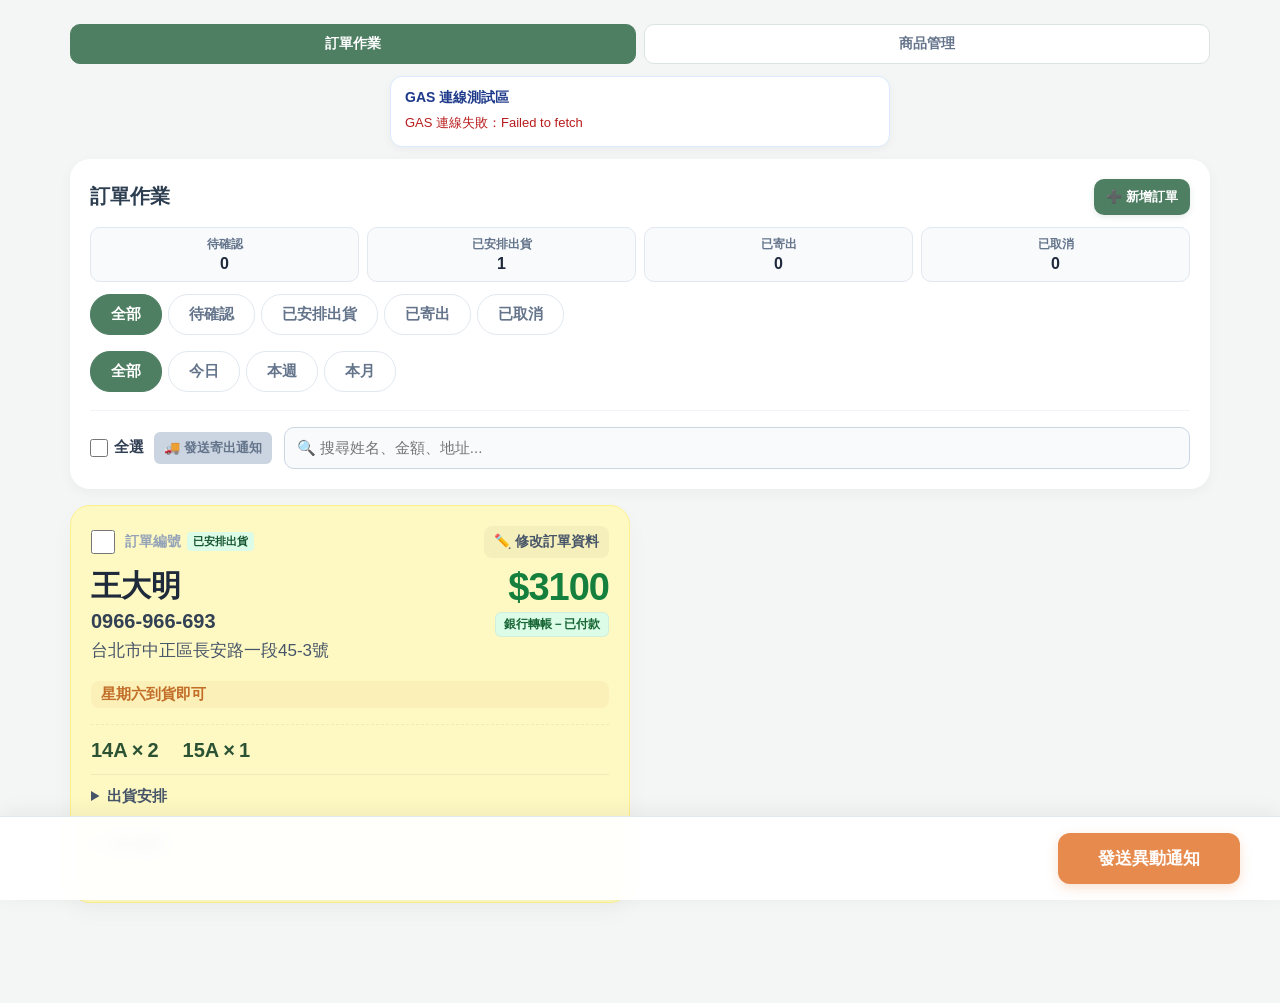
<file: 24_gas_read_test.html>
<!doctype html>
<html lang="zh-Hant">
  <head>
    <meta charset="UTF-8" />
    <meta
      name="viewport"
      content="width=device-width, initial-scale=1.0, maximum-scale=1.0, user-scalable=no"
    />
    <title>出貨工作卡 v3 - 全自動化連動版</title>

    <style>
      * {
        margin: 0;
        padding: 0;
        box-sizing: border-box;
        font-family:
          "Microsoft JhengHei",
          -apple-system,
          BlinkMacSystemFont,
          sans-serif;
      }

      body {
        background: #f4f6f5;
        padding: 12px 12px 90px 12px;
      }

      /* =========================
         頂部工作列 (固定篩選區)
         ========================= */
      .gas-test-panel {
        max-width: 500px;
        margin: 0 auto 12px auto;
        background: #ffffff;
        border: 1px solid #dbeafe;
        border-radius: 12px;
        padding: 12px 14px;
        box-shadow: 0 3px 10px rgba(15, 23, 42, 0.04);
      }

      .gas-test-title {
        font-size: 14px;
        font-weight: 800;
        color: #1e3a8a;
        margin-bottom: 6px;
      }

      .gas-test-status {
        font-size: 13px;
        line-height: 1.6;
        color: #475569;
        word-break: break-word;
      }

      .gas-test-status.success {
        color: #166534;
      }

      .gas-test-status.error {
        color: #b91c1c;
      }

      .top-filter-panel {
        max-width: 500px;
        margin: 0 auto 16px auto;
        background: white;
        padding: 14px;
        border-radius: 16px;
        box-shadow: 0 4px 14px rgba(0, 0, 0, 0.04);
      }

      .panel-header-row {
        display: flex;
        justify-content: space-between;
        align-items: center;
        margin-bottom: 12px;
      }

      .top-filter-panel h2 {
        font-size: 20px;
        font-weight: 700;
        color: #2c3e50;
      }

      /* 統計方塊排版 */
      .status-stats-row {
        display: grid;
        grid-template-columns: repeat(4, 1fr);
        gap: 8px;
        margin-bottom: 12px;
      }
      .stat-card {
        background: #f8fafc;
        border: 1px solid #e2e8f0;
        border-radius: 10px;
        padding: 8px 4px;
        text-align: center;
        font-size: 12px;
        font-weight: 700;
        color: #64748b;
      }
      .stat-card span {
        display: block;
        font-size: 16px;
        margin-top: 2px;
        color: #1e293b;
      }

      .scroll-filter-row {
        display: flex;
        gap: 6px;
        overflow-x: auto;
        margin-bottom: 10px;
        padding-bottom: 2px;
      }
      .scroll-filter-row::-webkit-scrollbar {
        display: none;
      }

      .scroll-filter-row button {
        flex: 0 0 auto;
        padding: 8px 16px;
        border: 1px solid #e2e8f0;
        background: white;
        border-radius: 20px;
        font-size: 14px;
        font-weight: 600;
        color: #64748b;
        cursor: pointer;
      }

      .scroll-filter-row button.active {
        background: #4f7f63;
        color: white;
        border-color: #4f7f63;
      }

      .search-control-box {
        display: flex;
        align-items: center;
        gap: 12px;
        margin-top: 12px;
        padding-top: 12px;
        border-top: 1px solid #f1f5f9;
        flex-wrap: wrap;
      }

      .search-control-left {
        display: flex;
        align-items: center;
        gap: 10px;
      }

      .search-control-box label {
        display: flex;
        align-items: center;
        gap: 6px;
        font-size: 15px;
        font-weight: 700;
        color: #334155;
        cursor: pointer;
        user-select: none;
      }

      .search-control-box input[type="checkbox"] {
        width: 18px;
        height: 18px;
        accent-color: #4f7f63;
      }

      .btn-batch-shipped {
        height: 32px;
        padding: 0 10px;
        background: #cbd5e1;
        color: #64748b;
        border: none;
        border-radius: 6px;
        font-size: 13px;
        font-weight: 700;
        cursor: not-allowed;
        display: inline-flex;
        align-items: center;
        gap: 2px;
        transition: all 0.2s;
      }
      .btn-batch-shipped.enabled {
        background: #0ea5e9;
        color: white;
        cursor: pointer;
        box-shadow: 0 2px 6px rgba(14, 165, 233, 0.2);
      }
      .btn-batch-shipped.enabled:active {
        background: #0284c7;
      }

      .btn-add-order-trigger {
        height: 36px;
        padding: 0 12px;
        background: #4f7f63;
        color: white;
        border: none;
        border-radius: 10px;
        font-size: 13px;
        font-weight: 700;
        cursor: pointer;
        display: inline-flex;
        align-items: center;
        justify-content: center;
        gap: 4px;
        box-shadow: 0 2px 6px rgba(79, 127, 99, 0.15);
      }
      .btn-add-order-trigger:active {
        background: #3d634d;
      }

      .beautiful-search-input {
        flex: 1;
        min-width: 150px;
        height: 42px;
        border: 1px solid #cbd5e1;
        border-radius: 10px;
        padding: 0 12px;
        font-size: 15px;
        background: #f8fafc;
      }

      /* 外層容器 */
      .cards-container {
        max-width: 500px;
        margin: 0 auto;
      }

      /* 工作卡片基礎與顏色狀態樣式 */
      .card {
        position: relative;
        border-radius: 20px;
        padding: 20px;
        width: 100%;
        margin: 0 auto 16px auto;
        border: 1px solid transparent;
        transition: all 0.2s ease;
      }

      /* 狀態定義顏色 */

      /* 修正顏色定義 */
      .status-pending {
        background: #fff1f2;
        border: 1px solid #fecaca;
      } /* 粉紅 */
      .status-confirmed {
        background: #fef9c3;
        border: 1px solid #fef08a;
      } /* 黃色 */
      .status-shipped {
        background: #dcfce7;
        border: 1px solid #bbf7d0;
      } /* 綠色 */
      .status-cancelled {
        background: #f1f5f9;
        border: 1px solid #e2e8f0;
        opacity: 0.7;
      } /* 灰色 */

      /* 確保彈窗按鈕樣式 */
      .btn-modal-submit {
        background: #4f7f63;
        color: white;
        padding: 10px 20px;
        border-radius: 8px;
        border: none;
        cursor: pointer;
      }
      .btn-modal-cancel {
        background: #e2e8f0;
        color: #475569;
        padding: 10px 20px;
        border-radius: 8px;
        border: none;
        cursor: pointer;
      }

      .row-top {
        display: flex;
        justify-content: space-between;
        align-items: center;
        margin-bottom: 10px;
      }

      .order-no-wrapper {
        display: flex;
        align-items: center;
        gap: 10px;
      }

      .batch-check {
        width: 24px;
        height: 24px;
        cursor: pointer;
        accent-color: #4f7f63;
        flex-shrink: 0;
      }

      .order-no {
        font-size: 14px;
        color: #94a3b8;
        font-weight: 700;
        display: flex;
        align-items: center;
        gap: 6px;
      }

      /* 精緻狀態小標籤 */
      .state-badge {
        font-size: 11px;
        padding: 2px 6px;
        border-radius: 4px;
        font-weight: 800;
      }
      .state-badge-pending {
        background: #fef9c3;
        color: #713f12;
      }
      .state-badge-confirmed {
        background: #dcfce7;
        color: #14532d;
      }
      .state-badge-shipped {
        background: #e0f2fe;
        color: #0c4a6e;
      }
      .state-badge-cancelled {
        background: #f1f5f9;
        color: #334155;
      }

      .edit-icon-btn {
        font-size: 14px;
        cursor: pointer;
        padding: 7px 10px;
        background: rgba(0, 0, 0, 0.04);
        border: none;
        border-radius: 8px;
        user-select: none;
        font-weight: 700;
        color: #475569;
      }
      .card-edit-actions {
        display: flex;
        gap: 6px;
        align-items: center;
      }
      .edit-icon-btn.is-saving {
        background: #4f7f63;
        color: white;
      }
      .edit-back-btn {
        display: none;
        width: 32px;
        height: 32px;
        align-items: center;
        justify-content: center;
        padding: 0;
        font-size: 16px;
      }

      .quick-operation-panel {
        margin-top: 14px;
        padding-top: 14px;
        border-top: 1px dashed rgba(0, 0, 0, 0.08);
      }
      .quick-operation-grid {
        display: grid;
        grid-template-columns: 1fr;
        gap: 10px;
      }
      .quick-operation-field label {
        display: block;
        margin-bottom: 5px;
        font-size: 12px;
        font-weight: 800;
        color: #64748b;
      }
      .quick-operation-field .form-control,
      .quick-operation-field select {
        height: 40px;
        border-radius: 10px;
        font-size: 14px;
      }
      .autosave-msg {
        min-height: 18px;
        margin-top: 8px;
        color: #15803d;
        font-size: 13px;
        font-weight: 800;
        text-align: right;
        opacity: 0;
        transition: opacity 0.2s ease;
      }
      .autosave-msg.show {
        opacity: 1;
      }

      .edit-mode-panel {
        margin-top: 12px;
        padding: 12px;
        background: rgba(255, 255, 255, 0.58);
        border: 1px solid rgba(148, 163, 184, 0.28);
        border-radius: 12px;
      }
      .edit-field-row {
        display: grid;
        grid-template-columns: 72px 1fr;
        gap: 10px;
        align-items: center;
        margin-bottom: 8px;
      }
      .edit-field-row label {
        color: #64748b;
        font-size: 13px;
        font-weight: 800;
      }
      .edit-mode-actions {
        display: flex;
        justify-content: flex-end;
        gap: 8px;
        margin-top: 12px;
      }
      .btn-edit-cancel,
      .btn-edit-save {
        height: 38px;
        padding: 0 16px;
        border: none;
        border-radius: 9px;
        font-size: 14px;
        font-weight: 800;
        cursor: pointer;
      }
      .btn-edit-cancel {
        background: #e2e8f0;
        color: #475569;
      }
      .btn-edit-save {
        background: #4f7f63;
        color: white;
      }

      .main-customer-block {
        display: flex;
        justify-content: space-between;
        align-items: flex-start;
        margin-bottom: 8px;
        gap: 12px;
      }

      .customer-info-group {
        flex: 1;
      }

      .name {
        font-size: 30px;
        font-weight: 700;
        color: #1e293b;
        line-height: 1.2;
      }

      .phone {
        margin-top: 6px;
        font-size: 20px;
        font-weight: 700;
        color: #334155;
      }

      .address {
        margin-top: 6px;
        line-height: 1.4;
        font-size: 17px;
        color: #475569;
      }

      .right-header-box {
        text-align: right;
        flex-shrink: 0;
        user-select: none;
        -webkit-user-select: none;
      }

      .amount {
        font-size: 38px;
        font-weight: 800;
        color: #15803d;
        letter-spacing: -1px;
        line-height: 1;
      }
      .original-amount {
        display: none;
        margin-top: 4px;
        color: #94a3b8;
        font-size: 13px;
        font-weight: 800;
        text-decoration: line-through;
      }

      .payment-badge {
        display: inline-block;
        margin-top: 6px;
        font-size: 12px;
        font-weight: 800;
        padding: 3px 8px;
        border-radius: 6px;
        border: 1px solid rgba(0, 0, 0, 0.05);
      }
      .pay-success {
        background: #dcfce7;
        color: #166534;
      }
      .pay-danger {
        background: #fee2e2;
        color: #991b1b;
      }
      .pay-neutral {
        background: #f1f5f9;
        color: #334155;
      }

      .order-note {
        margin-top: 10px;
        display: inline-block;
        background: rgba(217, 130, 59, 0.08);
        color: #c26d28;
        padding: 4px 10px;
        border-radius: 8px;
        font-weight: 700;
        font-size: 15px;
      }
      .discount-badge {
        display: none;
        margin-top: 10px;
        background: rgba(21, 128, 61, 0.09);
        color: #15803d;
        padding: 4px 10px;
        border-radius: 8px;
        font-weight: 800;
        font-size: 14px;
      }

      .order-change-alert {
        display: none;
        margin-top: 12px;
        padding: 12px;
        background: #fff7ed;
        border: 1px solid #fed7aa;
        border-radius: 12px;
        color: #9a3412;
      }
      .order-change-title {
        font-size: 14px;
        font-weight: 800;
        margin-bottom: 8px;
      }
      .order-change-list {
        display: flex;
        flex-wrap: wrap;
        gap: 6px;
        margin-bottom: 10px;
      }
      .order-change-chip {
        padding: 4px 8px;
        background: white;
        border: 1px solid #fdba74;
        border-radius: 999px;
        color: #9a3412;
        font-size: 13px;
        font-weight: 800;
      }
      .btn-resend-notice {
        width: 100%;
        height: 38px;
        background: #e68a4e;
        color: white;
        border: none;
        border-radius: 9px;
        font-size: 14px;
        font-weight: 800;
        cursor: pointer;
      }
      .btn-resend-notice:active {
        background: #c86f35;
      }

      /* 品項區域 */
      .product-section {
        margin-top: 16px;
        padding-top: 14px;
        border-top: 1px dashed rgba(0, 0, 0, 0.06);
      }

      .product-container-view {
        display: flex;
        flex-wrap: wrap;
        gap: 24px;
        font-size: 20px;
        font-weight: 700;
        color: #2c5234;
      }

      .product-item {
        display: flex;
        align-items: center;
        gap: 4px;
      }

      .product-edit-list {
        display: grid;
        grid-template-columns: 1fr;
        gap: 8px;
        margin-bottom: 10px;
      }

      .product-edit-row {
        display: flex;
        align-items: center;
        gap: 8px;
        background: rgba(255, 255, 255, 0.6);
        padding: 6px;
        border-radius: 8px;
        border: 1px solid #e2e8f0;
      }

      .btn-add-product {
        display: inline-flex;
        align-items: center;
        justify-content: center;
        padding: 6px 14px;
        background: #4f7f63;
        color: white;
        border: none;
        border-radius: 8px;
        font-size: 14px;
        font-weight: 700;
        cursor: pointer;
        margin-top: 6px;
      }

      .edit-input {
        width: 100%;
        height: 38px;
        border: 1px solid #cbd5e1;
        border-radius: 8px;
        padding: 0 10px;
        font-size: 16px;
        font-weight: 600;
        color: #334155;
        background: white;
      }
      .edit-customer-note {
        width: 100%;
        min-height: 72px;
        border: 1px solid #cbd5e1;
        border-radius: 8px;
        padding: 8px 10px;
        font-size: 15px;
        font-weight: 600;
        color: #334155;
        background: white;
        resize: vertical;
      }
      .edit-textarea {
        width: 100%;
        min-height: 72px;
        border: 1px solid #cbd5e1;
        border-radius: 8px;
        padding: 8px 10px;
        font-size: 15px;
        font-weight: 600;
        color: #334155;
        background: white;
        resize: vertical;
      }
      .edit-select {
        flex: 1;
        height: 36px;
        border: 1px solid #cbd5e1;
        border-radius: 6px;
        font-size: 15px;
        font-weight: 700;
        padding: 0 6px;
      }
      .edit-qty {
        width: 70px;
        height: 36px;
        border: 1px solid #cbd5e1;
        border-radius: 6px;
        text-align: center;
        font-size: 15px;
        font-weight: 700;
      }

      .select-box {
        margin-bottom: 14px;
      }
      .select-box label {
        display: block;
        margin-bottom: 6px;
        font-size: 13px;
        font-weight: 700;
        color: #64748b;
      }
      select {
        width: 100%;
        height: 46px;
        border: 1px solid #cbd5e1;
        border-radius: 12px;
        padding: 0 12px;
        font-size: 16px;
        font-weight: 600;
        background: #fff;
        color: #334155;
      }
      .requirement-box {
        height: 46px;
        border-radius: 12px;
        background: #f1f5f9;
        border: 1px solid #e2e8f0;
        display: flex;
        align-items: center;
        padding: 0 12px;
        font-weight: 700;
        color: #334155;
        font-size: 15px;
      }

      details {
        margin-top: 12px;
        border-top: 1px solid rgba(0, 0, 0, 0.06);
      }
      summary {
        padding: 12px 0 4px 0;
        cursor: pointer;
        font-weight: 700;
        color: #475569;
        font-size: 15px;
        outline: none;
      }
      .extra {
        padding: 8px 0 4px 0;
      }
      .admin-note-display {
        white-space: pre-wrap;
        line-height: 1.6;
      }
      .extra-item {
        display: flex;
        gap: 12px;
        font-size: 15px;
        line-height: 2.2;
        border-bottom: 1px solid rgba(0, 0, 0, 0.02);
      }
      .label {
        color: #64748b;
        font-weight: 600;
        min-width: 70px;
      }
      .extra-item div:last-child {
        color: #1e293b;
        font-weight: 600;
      }
      .operation-log {
        margin-top: 10px;
        padding-top: 10px;
        border-top: 1px dashed rgba(0, 0, 0, 0.08);
      }

      .status-msg {
        margin-top: 12px;
        font-size: 14px;
        font-weight: 700;
        color: #64748b;
        text-align: center;
        background: rgba(0, 0, 0, 0.03);
        padding: 6px;
        border-radius: 8px;
      }

      .beauty-hr {
        margin: 24px auto;
        max-width: 500px;
        border: none;
        border-top: 2px dashed #cbd5e1;
      }

      .sticky-bottom-action-bar {
        position: fixed;
        bottom: 0;
        left: 0;
        right: 0;
        background: rgba(255, 255, 255, 0.95);
        backdrop-filter: blur(8px);
        padding: 12px 20px;
        border-top: 1px solid #e2e8f0;
        display: flex;
        justify-content: space-between;
        align-items: center;
        z-index: 100;
        box-shadow: 0 -4px 20px rgba(0, 0, 0, 0.06);
      }
      .sticky-bottom-action-bar button {
        padding: 12px 28px;
        border: none;
        border-radius: 12px;
        font-size: 16px;
        font-weight: 700;
        cursor: pointer;
      }
      .btn-sticky-save {
        background: #4f7f63;
        color: white;
        box-shadow: 0 4px 12px rgba(79, 127, 99, 0.25);
        display: none; /* 有選取物件時才顯示 */
      }
      .btn-sticky-save:active {
        background: #3d634d;
      }
      #sendBtn {
        background: #e68a4e;
        color: white;
        box-shadow: 0 4px 12px rgba(230, 138, 78, 0.25);
        margin-left: auto;
      }

      /* Modal Style */
      .modal-overlay {
        position: fixed;
        top: 0;
        left: 0;
        right: 0;
        bottom: 0;
        background: rgba(0, 0, 0, 0.5);
        backdrop-filter: blur(4px);
        display: none;
        align-items: center;
        justify-content: center;
        z-index: 200;
        padding: 16px;
      }
      .modal-overlay.open {
        display: flex;
      }
      .modal-container {
        background: white;
        width: 100%;
        max-width: 500px;
        border-radius: 24px;
        max-height: 90vh;
        display: flex;
        flex-direction: column;
        box-shadow: 0 20px 40px rgba(0, 0, 0, 0.15);
        animation: modalFadeIn 0.3s ease;
      }
      @keyframes modalFadeIn {
        from {
          transform: translateY(20px);
          opacity: 0;
        }
        to {
          transform: translateY(0);
          opacity: 1;
        }
      }
      .modal-header {
        padding: 20px 24px;
        border-bottom: 1px solid #f1f5f9;
        display: flex;
        justify-content: space-between;
        align-items: center;
      }
      .modal-header h3 {
        font-size: 20px;
        font-weight: 700;
        color: #1e293b;
      }
      .modal-close-btn {
        background: none;
        border: none;
        font-size: 22px;
        color: #94a3b8;
        cursor: pointer;
      }
      .modal-body {
        padding: 24px;
        overflow-y: auto;
        flex: 1;
      }
      .form-group {
        margin-bottom: 18px;
      }
      .form-group label {
        display: block;
        font-size: 14px;
        font-weight: 700;
        color: #475569;
        margin-bottom: 6px;
      }
      .form-control {
        width: 100%;
        height: 44px;
        border: 1px solid #cbd5e1;
        border-radius: 10px;
        padding: 0 12px;
        font-size: 15px;
        font-weight: 600;
        color: #334155;
        background: #f8fafc;
      }
      .form-control:focus {
        border-color: #4f7f63;
        outline: none;
        background: white;
      }
      .form-row-split {
        display: flex;
        gap: 12px;
      }
      .form-row-split .flex-spec {
        flex: 2;
      }
      .form-row-split .flex-qty {
        flex: 1;
      }
      textarea.form-control {
        height: 80px;
        padding: 10px 12px;
        resize: none;
      }
      .amount-preview-box {
        display: grid;
        gap: 8px;
        padding: 12px;
        background: #f8fafc;
        border: 1px solid #e2e8f0;
        border-radius: 12px;
      }
      .amount-preview-row {
        display: flex;
        justify-content: space-between;
        gap: 12px;
        color: #64748b;
        font-size: 14px;
        font-weight: 700;
      }
      .amount-preview-row.total {
        padding-top: 8px;
        border-top: 1px solid #e2e8f0;
        color: #15803d;
        font-size: 17px;
        font-weight: 900;
      }
      .modal-footer {
        padding: 16px 24px;
        border-top: 1px solid #f1f5f9;
        display: flex;
        gap: 12px;
      }
      .btn-modal-cancel {
        background: #e2e8f0;
        color: #475569;
      }
      .btn-modal-submit {
        background: #4f7f63;
        color: white;
      }

      .btn-save-shipment {
        padding: 8px 16px;
        background: #4f7f63;
        color: white;
        border: none;
        border-radius: 8px;
        font-size: 14px;
        font-weight: 700;
        cursor: pointer;
      }
      .btn-save-shipment:active {
        background: #3d634d;
      }

      /* Desktop RWD Grid */
      @media screen and (min-width: 768px) {
        body {
          padding: 24px 24px 100px 24px;
        }
        .top-filter-panel {
          max-width: 1024px;
          padding: 20px;
          border-radius: 20px;
        }
        .scroll-filter-row {
          overflow-x: visible;
          flex-wrap: wrap;
          margin-bottom: 14px;
        }
        .scroll-filter-row button {
          padding: 10px 20px;
          font-size: 15px;
          transition: all 0.2s ease;
        }
        .scroll-filter-row button:hover {
          background: #f1f5f9;
        }
        .scroll-filter-row button.active:hover {
          background: #4f7f63;
        }
        .search-control-box {
          margin-top: 16px;
          padding-top: 16px;
        }
        .cards-container {
          max-width: 1024px;
          display: grid;
          grid-template-columns: repeat(2, 1fr);
          gap: 20px;
          align-items: start;
        }
        .card {
          margin: 0;
          height: 100%;
          display: flex;
          flex-direction: column;
          box-shadow: 0 10px 25px rgba(0, 0, 0, 0.03);
        }
        .card:hover {
          transform: translateY(-2px);
          box-shadow: 0 12px 30px rgba(0, 0, 0, 0.06);
        }
        .beauty-hr {
          display: none;
        }
        .sticky-bottom-action-bar {
          padding: 16px 40px;
        }
        .sticky-bottom-action-bar button {
          padding: 14px 40px;
          font-size: 17px;
        }
        .quick-operation-grid {
          grid-template-columns: repeat(3, 1fr);
        }
      }

      @media screen and (min-width: 1200px) {
        .top-filter-panel,
        .cards-container {
          max-width: 1140px;
        }
      }

      .admin-tab-bar {
        max-width: 500px;
        margin: 0 auto 12px auto;
        display: grid;
        grid-template-columns: repeat(2, 1fr);
        gap: 8px;
      }

      .admin-tab-btn {
        border: 1px solid #dbe5dd;
        background: white;
        color: #64748b;
        border-radius: 10px;
        padding: 10px 12px;
        font-size: 14px;
        font-weight: 700;
        cursor: pointer;
      }

      .admin-tab-btn.active {
        background: #4f7f63;
        border-color: #4f7f63;
        color: white;
      }

      .product-management-panel {
        max-width: 500px;
        margin: 0 auto;
        background: white;
        border-radius: 16px;
        box-shadow: 0 4px 14px rgba(0, 0, 0, 0.04);
        overflow: hidden;
      }

      .product-management-header {
        padding: 14px;
        border-bottom: 1px solid #eef2f7;
      }

      .product-management-header h2 {
        font-size: 20px;
        color: #2c3e50;
      }

      .product-table-wrap {
        overflow-x: auto;
      }

      .product-management-table {
        width: 100%;
        border-collapse: collapse;
        min-width: 640px;
      }

      .product-management-table th,
      .product-management-table td {
        padding: 10px 12px;
        border-bottom: 1px solid #eef2f7;
        text-align: left;
        font-size: 14px;
        color: #334155;
        white-space: nowrap;
      }

      .product-management-table th {
        background: #f8fafc;
        color: #64748b;
        font-weight: 800;
      }

      .product-status-active {
        color: #15803d;
        font-weight: 800;
      }

      .product-status-inactive {
        color: #94a3b8;
        font-weight: 800;
      }

      @media screen and (min-width: 768px) {
        .admin-tab-bar,
        .product-management-panel {
          max-width: 1024px;
        }
      }

      @media screen and (min-width: 1200px) {
        .admin-tab-bar,
        .product-management-panel {
          max-width: 1140px;
        }
      }
    </style>
  </head>

  <body>
    <div class="admin-tab-bar">
      <button
        type="button"
        class="admin-tab-btn active"
        data-tab="orders"
        onclick="switchAdminTab('orders')"
      >
        訂單作業
      </button>
      <button
        type="button"
        class="admin-tab-btn"
        data-tab="products"
        onclick="switchAdminTab('products')"
      >
        商品管理
      </button>
    </div>

    <section id="order-page-section">
      <div class="gas-test-panel" aria-live="polite">
        <div class="gas-test-title">GAS 連線測試區</div>
        <div class="gas-test-status" id="gasTestStatus">
          準備讀取 GAS 訂單資料...
        </div>
      </div>

      <div class="top-filter-panel">
        <div class="panel-header-row">
          <h2>訂單作業</h2>
          <button class="btn-add-order-trigger" onclick="openAddOrderModal()">
            ➕ 新增訂單
          </button>
        </div>

        <div class="status-stats-row">
          <div class="stat-card">待確認<span id="stat-pending">0</span></div>
          <div class="stat-card">
            已安排出貨<span id="stat-confirmed">0</span>
          </div>
          <div class="stat-card">已寄出<span id="stat-shipped">0</span></div>
          <div class="stat-card">已取消<span id="stat-cancelled">0</span></div>
        </div>

        <div class="scroll-filter-row" id="statusFilterRow">
          <button class="active" onclick="filterByStatus('全部', this)">
            全部
          </button>
          <button onclick="filterByStatus('待確認', this)">待確認</button>
          <button onclick="filterByStatus('已安排出貨', this)">
            已安排出貨
          </button>
          <button onclick="filterByStatus('已寄出', this)">已寄出</button>
          <button onclick="filterByStatus('已取消', this)">已取消</button>
        </div>

        <div class="scroll-filter-row">
          <button class="active">全部</button>
          <button>今日</button>
          <button>本週</button>
          <button>本月</button>
        </div>

        <div class="search-control-box">
          <div class="search-control-left">
            <label><input type="checkbox" id="global-selectAll" /> 全選</label>
            <button
              id="batchShippedBtn"
              class="btn-batch-shipped"
              disabled
              onclick="batchUpdateStatusToShipped()"
            >
              🚚 發送寄出通知
            </button>
          </div>
          <input
            class="beautiful-search-input"
            id="searchBar"
            placeholder="🔍 搜尋姓名、金額、地址..."
            oninput="handleSearch()"
          />
        </div>
      </div>

      <div class="cards-container" id="cards-container">
        <div
          class="card status-pending"
          id="orderCard1"
          data-status="待確認"
          data-source="line"
          data-line-user-id="demo-line-user-1"
          data-needs-reconfirm="false"
          data-pending-notice-fields=""
          data-discount-amount="0"
          data-discount-reason=""
        >
          <div class="row-top">
            <div class="order-no-wrapper">
              <input
                type="checkbox"
                class="batch-check"
                onchange="handleBatchCheckChange()"
              />
              <div class="order-no">
                訂單編號
                <span class="state-badge state-badge-pending">待確認</span>
              </div>
            </div>
            <div class="card-edit-actions">
              <button
                type="button"
                class="edit-icon-btn edit-back-btn"
                title="回上一步"
                onclick="exitEditMode('orderCard1')"
              >
                ↩
              </button>
              <button
                type="button"
                class="edit-icon-btn edit-main-btn"
                onclick="toggleEditMode('orderCard1')"
              >
                ✏️ 修改訂單資料
              </button>
            </div>
          </div>

          <div class="main-customer-block">
            <div class="customer-info-group">
              <div class="name" id="view-name">王大明</div>
              <div class="phone" id="view-phone">0966-966-693</div>
              <div class="address" id="view-address">
                台北市中正區長安路一段45-3號
              </div>
            </div>

            <div class="right-header-box">
              <div class="amount">$3500</div>
              <div class="original-amount"></div>
              <div class="payment-badge pay-success">銀行轉帳－已付款</div>
            </div>
          </div>

          <div class="order-note">星期六到貨即可</div>
          <div class="discount-badge"></div>

          <div class="product-section">
            <div class="product-container-view" id="product-view-zone">
              <div class="product-item">
                <span>14A</span> × <strong class="qty-val">2</strong>
              </div>
              <div class="product-item">
                <span>15A</span> × <strong class="qty-val">1</strong>
              </div>
            </div>

            <div id="product-edit-zone" style="display: none">
              <div class="product-edit-list" id="dynamic-product-list"></div>
              <button
                type="button"
                class="btn-add-product"
                onclick="addNewProductRow('orderCard1')"
              >
                ➕ 新增品項
              </button>
            </div>
          </div>

          <details>
            <summary>出貨安排</summary>
            <div class="quick-operation-panel">
              <div class="quick-operation-grid">
                <div class="quick-operation-field">
                  <label>出貨日期</label>
                  <input
                    type="date"
                    class="form-control shipdate-select"
                    value="2026-06-17"
                    onchange="autoSaveShipment('orderCard1')"
                  />
                </div>
                <div class="quick-operation-field">
                  <label>付款狀態</label>
                  <select
                    class="payment-select"
                    onchange="autoSaveShipment('orderCard1')"
                  >
                    <option value="銀行轉帳－未付款">銀行轉帳－未付款</option>
                    <option value="銀行轉帳－已付款" selected>
                      銀行轉帳－已付款
                    </option>
                    <option value="貨到付款">貨到付款</option>
                    <option value="月結">月結</option>
                  </select>
                </div>
                <div class="quick-operation-field">
                  <label>訂單狀態</label>
                  <select
                    class="order-action-select"
                    onchange="autoSaveShipment('orderCard1')"
                  >
                    <option value="正常" selected>正常作業</option>
                    <option value="取消訂單">取消訂單</option>
                  </select>
                </div>
              </div>
              <div class="autosave-msg">✓ 已儲存</div>
            </div>
            <div class="extra">
              <div style="text-align: right">
                <button
                  type="button"
                  class="btn-save-shipment btn-mark-shipped"
                  onclick="markSingleOrderShipped('orderCard1')"
                >
                  🚚 單筆已寄出
                </button>
              </div>
              <div
                class="shipment-success-msg"
                style="
                  display: none;
                  color: #15803d;
                  font-size: 13px;
                  font-weight: 700;
                  margin-top: 6px;
                "
              >
                ✅ 出貨安排已更新
              </div>
            </div>
          </details>

          <details>
            <summary>更多資訊</summary>
            <div class="extra">
              <div class="extra-item">
                <div class="label">寄件人</div>
                <div>蘇湘琦</div>
              </div>
              <div class="extra-item">
                <div class="label">寄件電話</div>
                <div>0912-345678</div>
              </div>
              <div class="extra-item">
                <div class="label">LINE名稱</div>
                <div>阿福</div>
              </div>
              <div class="extra-item">
                <div class="label">管理員備註</div>
                <div class="admin-note-display">無</div>
              </div>
              <div class="operation-log">
                <div class="extra-item">
                  <div class="label">最後修改人</div>
                  <div class="last-editor">尚未修改</div>
                </div>
                <div class="extra-item">
                  <div class="label">最後修改時間</div>
                  <div class="last-edited-at">尚未修改</div>
                </div>
                <div class="extra-item">
                  <div class="label">最後通知時間</div>
                  <div class="last-notified-at">尚未通知</div>
                </div>
              </div>
            </div>
          </details>

          <div class="status-msg" id="statusMsg"></div>

          <div class="order-change-alert">
            <div class="order-change-title">⚠️ 以下資訊已異動</div>
            <div class="order-change-list"></div>
            <button
              type="button"
              class="btn-resend-notice"
              onclick="queueOrderForNotification('orderCard1')"
            >
              重新發送通知
            </button>
          </div>
        </div>
      </div>

      <div class="sticky-bottom-action-bar">
        <button id="sendBtn">發送異動通知</button>
      </div>
    </section>

    <section id="product-page-section" style="display: none">
      <div class="product-management-panel">
        <div class="product-management-header">
          <h2>商品管理</h2>
        </div>
        <div class="product-table-wrap">
          <table class="product-management-table">
            <thead>
              <tr>
                <th>商品代碼</th>
                <th>商品名稱</th>
                <th>重量</th>
                <th>顆數</th>
                <th>價格</th>
                <th>狀態</th>
              </tr>
            </thead>
            <tbody id="product-management-list"></tbody>
          </table>
        </div>
      </div>
    </section>

    <!-- 出貨安排確認視窗 -->
    <div class="modal-overlay" id="shipmentConfirmModal">
      <div class="modal-container" style="max-width: 420px">
        <div class="modal-header">
          <h3>確認更新出貨安排？</h3>
          <button class="modal-close-btn" onclick="closeShipmentConfirm()">
            ×
          </button>
        </div>
        <div
          class="modal-body"
          id="shipmentConfirmBody"
          style="font-size: 15px; line-height: 2"
        ></div>
        <div class="modal-footer">
          <button
            type="button"
            class="btn-modal-cancel"
            onclick="closeShipmentConfirm()"
          >
            取消
          </button>
          <button
            type="button"
            class="btn-modal-submit"
            onclick="applyShipmentSave()"
          >
            確認更新
          </button>
        </div>
      </div>
    </div>

    <div class="modal-overlay" id="addOrderModal">
      <div class="modal-container">
        <div class="modal-header">
          <h3>➕ 新增訂單</h3>
          <button class="modal-close-btn" onclick="closeAddOrderModal()">
            &times;
          </button>
        </div>
        <div class="modal-body">
          <form id="newOrderForm" onsubmit="handleNewOrderSubmit(event)">
            <div class="form-group">
              <label>收件人姓名</label>
              <input
                type="text"
                id="new-name"
                class="form-control"
                required
                placeholder="請輸入收件人姓名"
                oninput="syncSenderFields()"
              />
            </div>
            <div class="form-group">
              <label>收件人電話</label>
              <input
                type="tel"
                id="new-phone"
                class="form-control"
                required
                placeholder="請輸入電話號碼"
                oninput="syncSenderFields()"
              />
            </div>
            <div class="form-group">
              <label>收件地址</label>
              <input
                type="text"
                id="new-address"
                class="form-control"
                required
                placeholder="請輸入完整收件地址"
              />
            </div>

            <div class="form-group">
              <label
                >訂購品項
                <button
                  type="button"
                  class="btn-add-product"
                  style="
                    padding: 2px 8px;
                    font-size: 11px;
                    margin-top: 0;
                    margin-left: 6px;
                  "
                  onclick="addModalProductRow()"
                >
                  ➕ 新增品項
                </button></label
              >
              <div id="modal-product-list" class="product-edit-list">
                <div class="product-edit-row">
                  <select
                    class="edit-select modal-spec-select"
                    onchange="updateNewOrderAmountPreview()"
                  >
                    <option value="13A">13A</option>
                    <option value="14A" selected>14A</option>
                    <option value="15A">15A</option>
                    <option value="19A">19A</option>
                    <option value="21A">21A</option>
                    <option value="23A">23A</option>
                  </select>
                  <span
                    style="font-size: 16px; font-weight: bold; color: #64748b"
                    >×</span
                  >
                  <input
                    type="number"
                    class="edit-qty modal-qty-input"
                    value="1"
                    min="1"
                    oninput="updateNewOrderAmountPreview()"
                    style="text-align: center"
                  />
                  <span
                    style="
                      cursor: pointer;
                      font-size: 14px;
                      padding: 2px 6px;
                      color: #ef4444;
                    "
                    onclick="
                      this.parentElement.remove();
                      updateNewOrderAmountPreview();
                    "
                    >🗑️</span
                  >
                </div>
              </div>
            </div>

            <div class="form-group">
              <label>優惠金額</label>
              <input
                type="number"
                id="new-discount-amount"
                class="form-control"
                min="0"
                value="0"
                placeholder="0"
                oninput="updateNewOrderAmountPreview()"
              />
            </div>

            <div class="form-group">
              <label>優惠原因</label>
              <input
                type="text"
                id="new-discount-reason"
                class="form-control"
                placeholder="例如：熟客免運、團購優惠"
              />
            </div>

            <div class="form-group">
              <label>金額預覽</label>
              <div class="amount-preview-box">
                <div class="amount-preview-row">
                  <span>商品金額</span>
                  <span>$<span id="new-preview-subtotal">0</span></span>
                </div>
                <div class="amount-preview-row">
                  <span>運費與手續費</span>
                  <span>$<span id="new-preview-fees">0</span></span>
                </div>
                <div class="amount-preview-row">
                  <span>優惠金額</span>
                  <span>-$<span id="new-preview-discount">0</span></span>
                </div>
                <div class="amount-preview-row total">
                  <span>應收金額</span>
                  <span>$<span id="new-preview-total">0</span></span>
                </div>
              </div>
            </div>

            <div class="form-group">
              <label>收貨需求日期</label>
              <input type="date" id="new-date" class="form-control" required />
            </div>

            <div class="form-group">
              <label>付款方式</label>
              <select
                id="new-payment-method"
                class="form-control"
                onchange="updateNewOrderAmountPreview()"
              >
                <option value="銀行轉帳－未付款" selected>銀行轉帳</option>
                <option value="貨到付款">貨到付款（+30手續費）</option>
                <option value="月結">月結</option>
                <option value="其他">其他</option>
              </select>
            </div>

            <div class="form-group">
              <label>備註事項</label>
              <textarea
                id="new-note"
                class="form-control"
                placeholder="例如：星期六到貨、管理室代收..."
              ></textarea>
            </div>

            <div class="form-group">
              <label style="display: flex; align-items: center; gap: 6px">
                <input
                  type="checkbox"
                  id="sync-sender-check"
                  onchange="toggleSenderSync(this)"
                />
                寄件人資料與收件人相同
              </label>
            </div>

            <div class="form-group">
              <label>寄件人姓名</label>
              <input
                type="text"
                id="new-sender-name"
                class="form-control"
                placeholder="預設蘇湘琦"
                value="蘇湘琦"
              />
            </div>
            <div class="form-group">
              <label>寄件人電話</label>
              <input
                type="tel"
                id="new-sender-phone"
                class="form-control"
                placeholder="請輸入寄件人電話"
                value="0912-345678"
              />
            </div>
            <div class="form-group">
              <label>管理員備註</label>
              <textarea
                id="new-admin-note"
                class="edit-textarea"
                placeholder="僅後台可見，不會通知客戶"
              ></textarea>
            </div>
          </form>
        </div>
        <div class="modal-footer">
          <button
            type="button"
            class="btn btn-modal-cancel"
            onclick="closeAddOrderModal()"
          >
            取消
          </button>
          <button
            type="submit"
            form="newOrderForm"
            class="btn btn-modal-submit"
          >
            確認新增
          </button>
        </div>
      </div>
    </div>

    <script>
      // ── 基礎變數 ──
      const sendBtn = document.getElementById("sendBtn");
      const statusMsg = document.getElementById("statusMsg");
      const GAS_ORDERS_API_URL =
        "https://script.google.com/macros/s/AKfycby9r7QgpvOJ7KP_3uVI9eYHkzeJnPVFhP7Z3uQdQBvMogYglPoim79H3HJpjyUAgW57/exec";

      const PRODUCT_LIST = [
        {
          id: "p13A",
          code: "13A",
          name: "13 A",
          weight: "12.1~13兩",
          count: "10顆",
          price: 900,
          active: true,
          sortOrder: 1,
        },
        {
          id: "p14A",
          code: "14A",
          name: "14 A",
          weight: "13.1~14兩",
          count: "10顆",
          price: 1000,
          active: true,
          sortOrder: 2,
        },
        {
          id: "p15A",
          code: "15A",
          name: "15 A",
          weight: "14.1~15兩",
          count: "10顆",
          price: 1100,
          active: true,
          sortOrder: 3,
        },
        {
          id: "p19A",
          code: "19A",
          name: "19 A",
          weight: "18.1~19兩",
          count: "8顆",
          price: 1300,
          active: true,
          sortOrder: 4,
        },
        {
          id: "p21A",
          code: "21A",
          name: "21 A",
          weight: "19.1~21兩",
          count: "6顆",
          price: 1200,
          active: true,
          sortOrder: 5,
        },
        {
          id: "p23A",
          code: "23A",
          name: "23 A",
          weight: "21.1~23兩",
          count: "6顆",
          price: 1500,
          active: true,
          sortOrder: 6,
        },
      ];
      const PRICE_MAP = Object.fromEntries(
        PRODUCT_LIST.map((product) => [product.code, product.price]),
      );
      const productOptions = PRODUCT_LIST.filter((product) => product.active)
        .sort((a, b) => a.sortOrder - b.sortOrder)
        .map((product) => product.code);
      const CURRENT_ADMIN_NAME = "後台管理員";
      let currentFilterStatus = "全部";

      function switchAdminTab(tabName) {
        const orderSection = document.getElementById("order-page-section");
        const productSection = document.getElementById("product-page-section");
        const tabButtons = document.querySelectorAll(".admin-tab-btn");

        if (orderSection) {
          orderSection.style.display = tabName === "orders" ? "" : "none";
        }
        if (productSection) {
          productSection.style.display = tabName === "products" ? "" : "none";
        }
        tabButtons.forEach((button) => {
          button.classList.toggle("active", button.dataset.tab === tabName);
        });

        if (tabName === "products") renderProductManagement();
      }

      function renderProductManagement() {
        const list = document.getElementById("product-management-list");
        if (!list) return;

        list.innerHTML = PRODUCT_LIST.map((product) => {
          const activeText = product.active ? "啟用" : "停用";
          const activeClass = product.active
            ? "product-status-active"
            : "product-status-inactive";
          return `
            <tr>
              <td>${escapeHtml(product.code)}</td>
              <td>${escapeHtml(product.name)}</td>
              <td>${escapeHtml(product.weight || "")}</td>
              <td>${escapeHtml(product.count || "")}</td>
              <td>$${formatMoney(product.price)}</td>
              <td><span class="${activeClass}">${activeText}</span></td>
            </tr>
          `;
        }).join("");
      }

      function normalizeMoney(value) {
        const amount = parseInt(String(value ?? "0").replace(/,/g, ""), 10);
        return Number.isFinite(amount) && amount > 0 ? amount : 0;
      }

      function formatMoney(value) {
        return String(Math.max(normalizeMoney(value), 0));
      }

      function getProductByCode(code) {
        return PRODUCT_LIST.find((product) => product.code === code) || null;
      }

      function getProductById(productId) {
        return PRODUCT_LIST.find((product) => product.id === productId) || null;
      }

      function normalizeOrderItem(item) {
        const code = item.productCode || item.code || item.spec || "";
        const product =
          getProductById(item.productId) || getProductByCode(code);

        const productId = item.productId || product?.id || "";
        const productCode = item.productCode || product?.code || code;
        const productName = item.productName || product?.name || productCode;
        const qty = Math.max(parseInt(item.qty || 0, 10), 0);

        const unitPrice = Number(
          item.unitPrice ?? product?.price ?? PRICE_MAP[productCode] ?? 0,
        );

        return {
          productId,
          productCode,
          productName,
          unitPrice,
          qty,
        };
      }

      function calculateOrderAmount(items, paymentMethod, discountAmount = 0) {
        const normalizedItems = Array.isArray(items)
          ? items.map(normalizeOrderItem)
          : [];

        const subtotal = normalizedItems.reduce((sum, item) => {
          return sum + item.unitPrice * item.qty;
        }, 0);

        const totalBoxes = normalizedItems.reduce((sum, item) => {
          return sum + item.qty;
        }, 0);

        let shippingFee = 0;
        if (totalBoxes > 0) {
          const remainder = totalBoxes % 3;
          if (remainder === 1) {
            shippingFee = 150;
          } else if (remainder === 2) {
            shippingFee = 250;
          } else {
            shippingFee = 0;
          }
        }
        const codFee = paymentMethod === "貨到付款" ? 30 : 0;
        const originalTotal = subtotal + shippingFee + codFee;
        const discount = normalizeMoney(discountAmount);
        const finalTotal = Math.max(originalTotal - discount, 0);

        return {
          items: normalizedItems,
          subtotal,
          totalBoxes,
          shippingFee,
          codFee,
          originalTotal,
          discount,
          finalTotal,
        };
      }

      function formatOperationTime(date = new Date()) {
        const pad = (num) => String(num).padStart(2, "0");
        return `${date.getFullYear()}/${pad(date.getMonth() + 1)}/${pad(date.getDate())} ${pad(date.getHours())}:${pad(date.getMinutes())}`;
      }

      function setOperationText(card, selector, value) {
        const target = card.querySelector(selector);
        if (target) target.innerText = value;
      }

      function updateOperationMeta(cardId, options = {}) {
        const card = document.getElementById(cardId);
        if (!card) return;
        const nowText = formatOperationTime();
        if (options.modified !== false) {
          setOperationText(card, ".last-editor", CURRENT_ADMIN_NAME);
          setOperationText(card, ".last-edited-at", nowText);
        }
        if (options.notified) {
          setOperationText(card, ".last-notified-at", nowText);
        }
      }

      function getPendingNoticeFields(card) {
        return (card.dataset.pendingNoticeFields || "")
          .split("|")
          .map((field) => field.trim())
          .filter(Boolean);
      }

      function setPendingNoticeFields(card, fields) {
        const uniqueFields = [...new Set(fields.filter(Boolean))];
        card.dataset.pendingNoticeFields = uniqueFields.join("|");
        renderNoticePrompt(card);
        updateNotifyButton();
      }

      function isLineOrder(card) {
        return (
          card?.dataset.source === "line" &&
          !!(card.dataset.lineUserId || "").trim()
        );
      }

      function updateNotifyButton() {
        if (!sendBtn) return;
        const cards = document.querySelectorAll(".cards-container .card");
        let notifyCount = 0;
        cards.forEach((card) => {
          if (isLineOrder(card) && getPendingNoticeFields(card).length > 0) {
            notifyCount++;
          }
        });
        sendBtn.innerText =
          notifyCount > 0 ? `發送異動通知（${notifyCount}）` : "發送異動通知";
        sendBtn.disabled = notifyCount === 0;
      }

      function renderNoticePrompt(card) {
        const alertBox = card.querySelector(".order-change-alert");
        const list = card.querySelector(".order-change-list");
        const title = card.querySelector(".order-change-title");
        const button = card.querySelector(".btn-resend-notice");
        if (!alertBox || !list) return;

        const fields = getPendingNoticeFields(card);
        if (!fields.length) {
          alertBox.style.display = "none";
          list.innerHTML = "";
          updateNotifyButton();
          return;
        }

        list.innerHTML = fields
          .map(
            (field) =>
              `<span class="order-change-chip">${escapeHtml(field)}</span>`,
          )
          .join("");
        if (title) {
          title.innerText = isLineOrder(card)
            ? "⚠️ 以下資訊已異動"
            : "⚠️ 訂單資料已異動";
        }
        if (button) {
          button.innerText = isLineOrder(card) ? "重新發送通知" : "電話已通知";
        }
        alertBox.style.display = "block";
        updateNotifyButton();
      }

      function completeOrderChange(card) {
        if (!card) return;
        setPendingNoticeFields(card, []);
        card.dataset.needsReconfirm = "false";
        updateOperationMeta(card.id, {
          modified: false,
          notified: isLineOrder(card),
        });
        applyDerivedOrderStatus(card.id);
        renderNoticePrompt(card);
        updateNotifyButton();
      }

      function completeOrderNotification(card) {
        completeOrderChange(card);
      }

      function registerOrderModification(
        cardId,
        changedFields = [],
        options = {},
      ) {
        const card = document.getElementById(cardId);
        if (!card) return;

        updateOperationMeta(cardId);

        const shouldReconfirm =
          options.wasArranged === true &&
          changedFields.length > 0 &&
          card.dataset.orderAction !== "取消訂單" &&
          card.dataset.shipped !== "true";

        if (!shouldReconfirm) return;

        card.dataset.needsReconfirm = "true";
        setPendingNoticeFields(
          card,
          getPendingNoticeFields(card).concat(changedFields),
        );
        applyCardStatusChange(cardId, "待確認");
      }

      function queueOrderForNotification(cardId) {
        console.log("cardId =", cardId);
        const card = document.getElementById(cardId);
        if (!card) return;
        const fields = getPendingNoticeFields(card);
        if (!fields.length) return;

        completeOrderChange(card);
        triggerUpdateFeedback(
          cardId,
          isLineOrder(card) ? "✅ 通知已重新發送" : "✅ 已完成電話通知",
        );
      }

      function updateDiscountDisplay(card, originalTotal, finalTotal) {
        const discountAmount = normalizeMoney(card.dataset.discountAmount || 0);
        const discountReason = (card.dataset.discountReason || "").trim();
        const originalEl = card.querySelector(".original-amount");
        const discountEl = card.querySelector(".discount-badge");

        if (originalEl) {
          originalEl.innerText = `$${formatMoney(originalTotal)}`;
          originalEl.style.display = discountAmount > 0 ? "block" : "none";
        }
        if (discountEl) {
          const label = discountReason || "優惠";
          discountEl.innerText = `🏷 ${label} -${formatMoney(discountAmount)}`;
          discountEl.style.display =
            discountAmount > 0 ? "inline-block" : "none";
        }

        const amountDiv = card.querySelector(".amount");
        if (amountDiv) {
          amountDiv.innerText = `$${formatMoney(finalTotal)}`;
        }
      }

      // ── 發送通知 ──
      if (sendBtn) {
        sendBtn.addEventListener("click", () => {
          let notifyCount = 0;
          document
            .querySelectorAll(".cards-container .card")
            .forEach((card) => {
              const fields = getPendingNoticeFields(card);
              if (!isLineOrder(card) || !fields.length) return;

              completeOrderChange(card);
              notifyCount++;
            });

          updateNotifyButton();
        });
      }

      async function fetchOrdersFromGas() {
        const gasStatusEl = document.getElementById("gasTestStatus");

        try {
          const baseUrl = String(GAS_ORDERS_API_URL || "").trim();

          if (!baseUrl || baseUrl === "PASTE_YOUR_GAS_WEB_APP_URL_HERE") {
            throw new Error("尚未設定 GAS Web App /exec 網址。");
          }

          if (gasStatusEl) {
            gasStatusEl.className = "gas-test-status";
            gasStatusEl.innerText = "讀取 GAS 訂單摘要中...";
          }

          // 固定只呼叫安全摘要讀取入口。
          const requestUrl = new URL(baseUrl);
          requestUrl.searchParams.set("action", "readOrders");

          // 避免 GitHub Pages 或瀏覽器拿到舊快取。
          requestUrl.searchParams.set("_", String(Date.now()));

          const response = await fetch(requestUrl.toString(), {
            method: "GET",
            cache: "no-store",
          });

          if (!response.ok) {
            throw new Error(`GAS 回應失敗：HTTP ${response.status}`);
          }

          const payload = await response.json();

          // 這包只接受固定 JSON 格式，不再猜測不同欄位名稱。
          if (!payload || payload.ok !== true) {
            throw new Error(payload?.error || "GAS 回傳失敗或格式不正確。");
          }

          if (payload.action !== "readOrders") {
            throw new Error("GAS 回傳 action 不正確。");
          }

          if (!Array.isArray(payload.orders)) {
            throw new Error("GAS 沒有回傳 orders 陣列。");
          }

          const orders = payload.orders;
          const firstOrder = orders[0] || null;
          const returnedCount = Number.isFinite(Number(payload.count))
            ? Number(payload.count)
            : orders.length;

          const statusLines = ["✅ 已成功連線", `回傳筆數：${returnedCount}`];

          if (firstOrder) {
            const rawAmount = String(firstOrder.amount ?? "").trim();
            const amountNumber = Number(rawAmount.replace(/[^\d.-]/g, ""));

            const displayAmount =
              rawAmount && Number.isFinite(amountNumber)
                ? `$${amountNumber.toLocaleString("zh-TW")}`
                : "未提供";

            statusLines.push(
              `第一筆訂單編號：${firstOrder.orderNo || "未提供"}`,
              `遮罩收件人：${firstOrder.recipientMasked || "未提供"}`,
              `金額：${displayAmount}`,
            );
          } else {
            statusLines.push("目前 Orders 尚無可讀取的正式訂單。");
          }

          if (gasStatusEl) {
            gasStatusEl.className = "gas-test-status success";
            gasStatusEl.innerText = statusLines.join("\n");
          }

          return orders;
        } catch (error) {
          console.error("GAS 訂單讀取失敗", error);

          if (gasStatusEl) {
            gasStatusEl.className = "gas-test-status error";
            gasStatusEl.innerText = `GAS 連線失敗：${error.message}`;
          }

          return [];
        }
      }

      // 頁面初始化
      window.addEventListener("DOMContentLoaded", () => {
        calculateCardAmount("orderCard1");
        updateStatsCounters();
        handleBatchCheckChange();
        // 記錄 orderCard1 出貨安排初始值
        initShipmentBaseline("orderCard1");
        updateNotifyButton();
        renderProductManagement();
        fetchOrdersFromGas();
      });
      // ==========================================
      // ✨ 系統一：訂單狀態 badge/class 同步（由系統自動推導）
      // ==========================================
      function applyCardStatusChange(cardId, newStatus) {
        const card = document.getElementById(cardId);
        if (!card) return;

        card.setAttribute("data-status", newStatus);
        card.classList.remove(
          "status-pending",
          "status-confirmed",
          "status-shipped",
          "status-cancelled",
        );
        let badgeText = "待確認";
        let badgeClass = "state-badge-pending";

        if (newStatus === "待確認") {
          card.classList.add("status-pending");
        } else if (newStatus === "已安排出貨") {
          card.classList.add("status-confirmed");
          badgeText = "已安排出貨";
          badgeClass = "state-badge-confirmed";
        } else if (newStatus === "已寄出") {
          card.classList.add("status-shipped");
          badgeText = "已寄出";
          badgeClass = "state-badge-shipped";
        } else if (newStatus === "已取消") {
          card.classList.add("status-cancelled");
          badgeText = "已取消";
          badgeClass = "state-badge-cancelled";
        }

        const stateBadge = card.querySelector(".state-badge");
        if (stateBadge) {
          stateBadge.innerText = badgeText;
          stateBadge.className = "state-badge " + badgeClass;
        }
        updateStatsCounters();
        applyCurrentFilter();
        handleBatchCheckChange();
      }

      function deriveOrderStatus(cardId) {
        const card = document.getElementById(cardId);
        if (!card) return "待確認";
        const action = card.dataset.orderAction || "正常";
        const isShipped = card.dataset.shipped === "true";
        const dateSel = card.querySelector(".shipdate-select");
        const hasShipDate = !!(dateSel && dateSel.value);

        if (action === "取消訂單") return "已取消";
        if (isShipped) return "已寄出";
        if (card.dataset.needsReconfirm === "true") return "待確認";
        if (hasShipDate) return "已安排出貨";
        return "待確認";
      }

      function applyDerivedOrderStatus(cardId) {
        applyCardStatusChange(cardId, deriveOrderStatus(cardId));
      }

      // 批次「已寄出」與單筆已寄出可直接寫入已寄出
      function handleCardStatusChange(cardId, newStatus) {
        const card = document.getElementById(cardId);
        if (!card) return;
        if (newStatus === "已寄出") {
          card.dataset.shipped = "true";
          card.dataset.orderAction = "正常";
          card.dataset.needsReconfirm = "false";
        }
        applyCardStatusChange(cardId, newStatus);
        updateOperationMeta(cardId);
      }

      function updateStatsCounters() {
        const cards = document.querySelectorAll(".cards-container .card");
        let pending = 0,
          confirmed = 0,
          shipped = 0,
          cancelled = 0;

        cards.forEach((card) => {
          const status = card.getAttribute("data-status") || "待確認";
          if (status === "待確認") pending++;
          else if (status === "已安排出貨") confirmed++;
          else if (status === "已寄出") shipped++;
          else if (status === "已取消") cancelled++;
        });

        document.getElementById("stat-pending").innerText = pending;
        document.getElementById("stat-confirmed").innerText = confirmed;
        document.getElementById("stat-shipped").innerText = shipped;
        document.getElementById("stat-cancelled").innerText = cancelled;
      }

      function filterByStatus(status, btnElement) {
        currentFilterStatus = status;
        const buttons = document.querySelectorAll("#statusFilterRow button");
        buttons.forEach((btn) => btn.classList.remove("active"));
        if (btnElement) btnElement.classList.add("active");
        applyCurrentFilter();
      }

      function applyCurrentFilter() {
        const cards = document.querySelectorAll(".cards-container .card");
        cards.forEach((card) => {
          const cardStatus = card.getAttribute("data-status") || "待確認";
          if (
            currentFilterStatus === "全部" ||
            cardStatus === currentFilterStatus
          ) {
            card.style.display = "";
          } else {
            card.style.display = "none";
          }
        });
      }

      // ==========================================
      // 🔴 系統二：付款 badge 同步（確認後才寫入，此處只重算金額）
      // ==========================================
      function handleCardPaymentChange(cardId, paymentValue) {
        markShipmentDirty(cardId);
      }

      function applyCardPaymentChange(cardId, paymentValue) {
        const card = document.getElementById(cardId);
        if (!card) return;
        const badge = card.querySelector(".payment-badge");
        if (!badge) return;
        badge.classList.remove("pay-success", "pay-danger", "pay-neutral");
        badge.innerText =
          paymentValue === "貨到付款" ? "貨到付款（+30手續費）" : paymentValue;
        if (paymentValue.includes("已付款")) badge.classList.add("pay-success");
        else if (paymentValue.includes("未付款"))
          badge.classList.add("pay-danger");
        else badge.classList.add("pay-neutral");
        calculateCardAmount(cardId);
      }

      // ==========================================
      // 💰 系統三：全自動金額重新計算引擎（3的倍數免運 & 貨到付款手續費）
      // ==========================================
      function calculateCardAmount(cardId) {
        const card = document.getElementById(cardId);
        if (!card) return;

        const isEditing =
          card.querySelector(".product-container-view").style.display ===
          "none";
        const items = [];

        if (!isEditing) {
          const productItems = card.querySelectorAll(
            ".product-container-view .product-item",
          );
          productItems.forEach((item) => {
            const specText = item.querySelector("span").innerText.trim();
            const qtyText = item.querySelector(".qty-val").innerText.trim();
            items.push({
              productId: item.dataset.productId || "",
              productCode: item.dataset.productCode || specText,
              productName: item.dataset.productName || specText,
              qty: parseInt(qtyText || 0, 10),
              unitPrice: item.dataset.unitPrice
                ? Number(item.dataset.unitPrice)
                : PRICE_MAP[specText],
            });
          });
        } else {
          const rows = card.querySelectorAll(
            ".product-edit-list .product-edit-row",
          );
          rows.forEach((row) => {
            const specSelect = row.querySelector(".edit-select").value;
            const qtyInput = row.querySelector(".edit-qty").value;
            const shouldKeepUnitPrice =
              row.dataset.productCode === specSelect && row.dataset.unitPrice;
            const product = getProductByCode(specSelect);
            items.push({
              productId: shouldKeepUnitPrice
                ? row.dataset.productId || ""
                : product?.id || "",
              productCode: specSelect,
              productName: shouldKeepUnitPrice
                ? row.dataset.productName || specSelect
                : product?.name || specSelect,
              qty: parseInt(qtyInput || 0, 10),
              unitPrice: shouldKeepUnitPrice
                ? Number(row.dataset.unitPrice)
                : product?.price || PRICE_MAP[specSelect],
            });
          });
        }

        const paymentSelect = card.querySelector(".payment-select");
        const paymentBadge = card.querySelector(".payment-badge");
        const paymentMethod = paymentSelect
          ? paymentSelect.value
          : paymentBadge?.innerText.trim().includes("貨到付款")
            ? "貨到付款"
            : paymentBadge?.innerText.trim() || "";
        const discountAmount = normalizeMoney(card.dataset.discountAmount || 0);
        const amount = calculateOrderAmount(
          items,
          paymentMethod,
          discountAmount,
        );
        updateDiscountDisplay(card, amount.originalTotal, amount.finalTotal);
      }

      // ==========================================
      // 🛠️ 系統三：出貨安排異動偵測與確認儲存
      // ==========================================

      // 儲存各卡片的出貨安排基準值（初始或上次儲存後的值）
      const shipmentBaseline = {};
      // 暫存待確認的目標值
      let pendingShipmentCardId = null;
      let pendingShipmentMode = "update";

      function initShipmentBaseline(cardId) {
        const card = document.getElementById(cardId);
        if (!card) return;
        const dateSel = card.querySelector(".shipdate-select");
        const paymentSel = card.querySelector(".payment-select");
        const actionSel = card.querySelector(".order-action-select");
        card.dataset.orderAction = actionSel ? actionSel.value : "正常";
        if (!card.dataset.shipped) card.dataset.shipped = "false";
        shipmentBaseline[cardId] = {
          date: dateSel ? dateSel.value : "",
          payment: paymentSel ? paymentSel.value : "",
          action: actionSel ? actionSel.value : "正常",
        };
        applyDerivedOrderStatus(cardId);
        renderNoticePrompt(card);
        updateShipmentActionButtons(cardId);
      }

      function getShipmentValues(cardId) {
        const card = document.getElementById(cardId);
        if (!card) return { date: "", payment: "", action: "正常" };
        const dateSel = card.querySelector(".shipdate-select");
        const paymentSel = card.querySelector(".payment-select");
        const actionSel = card.querySelector(".order-action-select");
        return {
          date: dateSel ? dateSel.value : "",
          payment: paymentSel ? paymentSel.value : "",
          action: actionSel ? actionSel.value : "正常",
        };
      }

      function refreshShipmentDirtyState(cardId) {
        const card = document.getElementById(cardId);
        if (!card) return false;
        const baseline = shipmentBaseline[cardId] || {};
        const current = getShipmentValues(cardId);
        const isDirty =
          current.date !== (baseline.date || "") ||
          current.payment !== (baseline.payment || "") ||
          current.action !== (baseline.action || "正常");

        const hint = card.querySelector(".shipment-dirty-hint");
        const btn = card.querySelector(
          ".btn-save-shipment:not(.btn-mark-shipped)",
        );
        if (hint) hint.style.display = isDirty ? "block" : "none";
        if (btn) btn.style.display = isDirty ? "inline-block" : "none";
        updateShipmentActionButtons(cardId);
        return isDirty;
      }

      function updateShipmentActionButtons(cardId) {
        const card = document.getElementById(cardId);
        if (!card) return;
        const shippedBtn = card.querySelector(".btn-mark-shipped");
        if (!shippedBtn) return;
        const canMarkShipped =
          card.getAttribute("data-status") === "已安排出貨" &&
          card.dataset.orderAction !== "取消訂單";
        shippedBtn.style.display = canMarkShipped ? "inline-block" : "none";
      }

      function showAutosaveMessage(cardId) {
        const card = document.getElementById(cardId);
        if (!card) return;
        const msg = card.querySelector(".autosave-msg");
        if (!msg) return;
        msg.classList.add("show");
        window.clearTimeout(card._autosaveTimer);
        card._autosaveTimer = window.setTimeout(() => {
          msg.classList.remove("show");
        }, 2000);
      }

      function autoSaveShipment(cardId) {
        const card = document.getElementById(cardId);
        if (!card) return;
        if (!refreshShipmentDirtyState(cardId)) {
          showAutosaveMessage(cardId);
          return;
        }

        const baseline = shipmentBaseline[cardId] || {};
        const current = getShipmentValues(cardId);
        const wasArranged =
          card.getAttribute("data-status") === "已安排出貨" ||
          card.dataset.needsReconfirm === "true";
        const changedNoticeFields = [];
        const newPayment = current.payment || "";
        const newAction = current.action || "正常";

        card.dataset.orderAction = newAction;
        if (newAction === "取消訂單") {
          card.dataset.shipped = "false";
        }
        if (newPayment) applyCardPaymentChange(cardId, newPayment);
        applyDerivedOrderStatus(cardId);

        if (
          newAction !== "取消訂單" &&
          current.date !== (baseline.date || "")
        ) {
          changedNoticeFields.push("出貨日期");
        }

        initShipmentBaseline(cardId);
        registerOrderModification(cardId, changedNoticeFields, { wasArranged });
        refreshShipmentDirtyState(cardId);
        showAutosaveMessage(cardId);
      }

      function markShipmentDirty(cardId) {
        const card = document.getElementById(cardId);
        if (!card) return;
        refreshShipmentDirtyState(cardId);
        // 隱藏上次成功訊息
        const successMsg = card.querySelector(".shipment-success-msg");
        if (successMsg) successMsg.style.display = "none";
      }

      function confirmSaveShipment(cardId) {
        const card = document.getElementById(cardId);
        if (!card) return;
        if (!refreshShipmentDirtyState(cardId)) {
          alert("出貨安排沒有變更。");
          return;
        }

        const baseline = shipmentBaseline[cardId] || {};
        const nameEl = card.querySelector(".name");

        const current = getShipmentValues(cardId);
        const newDate = current.date || "尚未設定";
        const newPayment = current.payment || "—";
        const newAction = current.action || "正常";
        const customerName = nameEl ? nameEl.innerText.trim() : "客戶";

        const oldDate = baseline.date || "尚未設定";
        const oldPayment = baseline.payment || "—";
        const oldAction = baseline.action || "正常";

        const modalTitle = document.querySelector("#shipmentConfirmModal h3");
        const cancelBtn = document.querySelector(
          "#shipmentConfirmModal .btn-modal-cancel",
        );
        const submitBtn = document.querySelector(
          "#shipmentConfirmModal .btn-modal-submit",
        );

        if (newAction === "取消訂單") {
          pendingShipmentMode = "cancel";
          if (modalTitle) modalTitle.innerText = "確認取消訂單？";
          if (cancelBtn) cancelBtn.innerText = "返回";
          if (submitBtn) submitBtn.innerText = "確認取消";
          document.getElementById("shipmentConfirmBody").innerHTML = `
            <div style="margin-bottom:8px;"><b>客戶：</b>${customerName}</div>
            <div style="line-height:1.9;">
              取消後：<br>
              • 不列入出貨排程<br>
              • 不列入出貨統計<br>
              • 不可批次已寄出<br>
              • 狀態將改為已取消
            </div>
          `;
        } else {
          pendingShipmentMode = "update";
          if (modalTitle) modalTitle.innerText = "確認更新出貨安排？";
          if (cancelBtn) cancelBtn.innerText = "取消";
          if (submitBtn) submitBtn.innerText = "確認更新";
          document.getElementById("shipmentConfirmBody").innerHTML = `
            <div style="margin-bottom:8px;"><b>客戶：</b>${customerName}</div>
            <div style="margin-top:10px;"><b>出貨日期：</b><br>${oldDate}<br>↓<br><b style="color:#4f7f63">${newDate}</b></div>
            <div style="margin-top:10px;"><b>付款狀態：</b><br>${oldPayment}<br>↓<br><b style="color:#4f7f63">${newPayment}</b></div>
            <div style="margin-top:10px;"><b>訂單處理：</b><br>${oldAction}<br>↓<br><b style="color:#4f7f63">${newAction}</b></div>
            <div style="margin-top:12px; font-size:13px; color:#b45309; background:#fef9c3; padding:8px 10px; border-radius:8px;">
              ⚠️ 此操作可能影響出貨排程與通知內容。
            </div>
          `;
        }

        pendingShipmentCardId = cardId;
        document.getElementById("shipmentConfirmModal").classList.add("open");
        document.body.style.overflow = "hidden";
      }

      function closeShipmentConfirm() {
        document
          .getElementById("shipmentConfirmModal")
          .classList.remove("open");
        document.body.style.overflow = "";
        pendingShipmentCardId = null;
        pendingShipmentMode = "update";
      }

      function applyShipmentSave() {
        const cardId = pendingShipmentCardId;
        const saveMode = pendingShipmentMode;
        closeShipmentConfirm();
        if (!cardId) return;

        const card = document.getElementById(cardId);
        if (!card) return;

        const paymentSel = card.querySelector(".payment-select");
        const actionSel = card.querySelector(".order-action-select");
        const baseline = shipmentBaseline[cardId] || {};
        const current = getShipmentValues(cardId);
        const wasArranged =
          card.getAttribute("data-status") === "已安排出貨" ||
          card.dataset.needsReconfirm === "true";
        const changedNoticeFields = [];

        const newPayment = paymentSel ? paymentSel.value : "";
        const newAction = actionSel ? actionSel.value : "正常";

        card.dataset.orderAction = newAction;
        if (newAction === "取消訂單") {
          card.dataset.shipped = "false";
        }
        if (newPayment) applyCardPaymentChange(cardId, newPayment);
        applyDerivedOrderStatus(cardId);

        if (saveMode !== "cancel" && current.date !== (baseline.date || "")) {
          changedNoticeFields.push("出貨日期");
        }

        // 更新基準值
        initShipmentBaseline(cardId);
        registerOrderModification(cardId, changedNoticeFields, { wasArranged });

        // 隱藏提示與按鈕
        const hint = card.querySelector(".shipment-dirty-hint");
        const btn = card.querySelector(
          ".btn-save-shipment:not(.btn-mark-shipped)",
        );
        if (hint) hint.style.display = "none";
        if (btn) btn.style.display = "none";

        // 顯示成功訊息，3 秒後消失
        const successMsg = card.querySelector(".shipment-success-msg");
        if (successMsg) {
          successMsg.style.display = "block";
          setTimeout(() => {
            successMsg.style.display = "none";
          }, 3000);
        }
      }

      function markSingleOrderShipped(cardId) {
        const card = document.getElementById(cardId);
        if (!card) return;
        if (card.getAttribute("data-status") !== "已安排出貨") {
          alert("只有已安排出貨的訂單可以標記為已寄出。");
          return;
        }
        if (!confirm("確認將此訂單標記為已寄出？")) return;
        handleCardStatusChange(cardId, "已寄出");
        if (!shipmentBaseline[cardId]) initShipmentBaseline(cardId);
        refreshShipmentDirtyState(cardId);
      }

      // showActionArea / hideActionArea 保留為空函式，避免舊呼叫報錯
      function showActionArea(cardId) {}
      function hideActionArea(cardId) {}

      function escapeHtml(value) {
        return String(value ?? "")
          .replace(/&/g, "&amp;")
          .replace(/</g, "&lt;")
          .replace(/>/g, "&gt;")
          .replace(/"/g, "&quot;")
          .replace(/'/g, "&#039;");
      }

      function buildProductEditRow(spec = "14A", qty = 1, unitPrice = null) {
        const safeQty = Math.max(parseInt(qty || 1, 10), 1);
        const product = getProductByCode(spec);
        const safeUnitPrice =
          unitPrice !== null && unitPrice !== undefined
            ? Number(unitPrice)
            : product?.price || PRICE_MAP[spec] || 0;
        let selectHtml = `<select class="edit-select">`;
        productOptions.forEach((opt) => {
          selectHtml += `<option value="${escapeHtml(opt)}" ${opt === spec ? "selected" : ""}>${escapeHtml(opt)}</option>`;
        });
        selectHtml += `</select>`;
        return `
          <div class="product-edit-row" data-product-id="${escapeHtml(product?.id || "")}" data-product-code="${escapeHtml(spec)}" data-product-name="${escapeHtml(product?.name || spec)}" data-unit-price="${safeUnitPrice}">
            ${selectHtml}
            <span style="font-size:16px; font-weight:bold; color:#64748b;">×</span>
            <input type="number" class="edit-qty" value="${safeQty}" min="1">
            <span style="cursor:pointer; font-size:14px; padding:2px 6px; color:#ef4444;" onclick="this.parentElement.remove()">🗑️</span>
          </div>
        `;
      }

      function addNewProductRow(cardId) {
        const card = document.getElementById(cardId);
        if (!card) return;
        const list = card.querySelector(".product-edit-list");
        if (list) list.insertAdjacentHTML("beforeend", buildProductEditRow());
      }

      function getProductEditWrapper(card) {
        const list = card.querySelector(".product-edit-list");
        return list ? list.parentElement : null;
      }

      function readProductItemsFromView(card) {
        return [
          ...card.querySelectorAll(".product-container-view .product-item"),
        ].map((item) => ({
          productId: item.dataset.productId || "",
          productCode:
            item.dataset.productCode ||
            item.querySelector("span")?.innerText.trim() ||
            "",
          productName:
            item.dataset.productName ||
            item.querySelector("span")?.innerText.trim() ||
            "",
          unitPrice: item.dataset.unitPrice
            ? Number(item.dataset.unitPrice)
            : undefined,
          spec: item.querySelector("span")?.innerText.trim() || "",
          qty: String(
            Math.max(
              parseInt(
                item.querySelector(".qty-val")?.innerText.trim() || 1,
                10,
              ),
              1,
            ),
          ),
        }));
      }

      function readProductItemsFromRows(rows) {
        return [...rows].map((row) => {
          const spec = row.querySelector(".edit-select")?.value || "";
          const shouldKeepUnitPrice =
            row.dataset.productCode === spec && row.dataset.unitPrice;
          const product = getProductByCode(spec);
          return {
            productId: shouldKeepUnitPrice
              ? row.dataset.productId || ""
              : product?.id || "",
            productCode: spec,
            productName: shouldKeepUnitPrice
              ? row.dataset.productName || spec
              : product?.name || spec,
            unitPrice: shouldKeepUnitPrice
              ? Number(row.dataset.unitPrice)
              : product?.price || PRICE_MAP[spec] || 0,
            spec,
            qty: String(
              Math.max(
                parseInt(row.querySelector(".edit-qty")?.value || 1, 10),
                1,
              ),
            ),
          };
        });
      }

      function productSpecsSignature(items) {
        return items.map((item) => item.spec).join("|");
      }

      function productQtySignature(items) {
        return items.map((item) => item.qty).join("|");
      }

      function captureCustomerEditSnapshot(card) {
        const productItems = readProductItemsFromView(card);
        return {
          customerHtml:
            card.querySelector(".customer-info-group")?.innerHTML || "",
          noteHtml: card.querySelector(".order-note")?.innerHTML || "",
          noteDisplay: card.querySelector(".order-note")?.style.display || "",
          noteWidth: card.querySelector(".order-note")?.style.width || "",
          productViewHtml:
            card.querySelector(".product-container-view")?.innerHTML || "",
          name: card.querySelector(".name")?.innerText.trim() || "",
          phone: card.querySelector(".phone")?.innerText.trim() || "",
          address: card.querySelector(".address")?.innerText.trim() || "",
          productSpecs: productSpecsSignature(productItems),
          productQtys: productQtySignature(productItems),
          discountAmount: card.dataset.discountAmount || "0",
          discountReason: card.dataset.discountReason || "",
        };
      }

      function setCustomerEditButtons(card, isEditing) {
        const mainBtn = card.querySelector(".edit-main-btn");
        const backBtn = card.querySelector(".edit-back-btn");
        if (mainBtn) {
          mainBtn.innerText = "✏️ 修改訂單資料";
          mainBtn.classList.toggle("is-saving", isEditing);
          mainBtn.style.display = isEditing ? "none" : "inline-flex";
        }
        if (backBtn) backBtn.style.display = "none";
      }

      function removeEditModeFooter(card) {
        const footer = card.querySelector(".edit-mode-actions");
        if (footer) footer.remove();
      }

      function enterCustomerEditMode(cardId) {
        const card = document.getElementById(cardId);
        if (!card) return;
        card._customerEditSnapshot = captureCustomerEditSnapshot(card);

        const name = card.querySelector(".name")?.innerText.trim() || "";
        const phone = card.querySelector(".phone")?.innerText.trim() || "";
        const address = card.querySelector(".address")?.innerText.trim() || "";
        const note = card.querySelector(".order-note")?.innerText.trim() || "";
        const discountAmount = card.dataset.discountAmount || "0";
        const discountReason = card.dataset.discountReason || "";
        const adminNote =
          card.querySelector(".admin-note-display")?.innerText.trim() || "";
        const customerGroup = card.querySelector(".customer-info-group");
        const productView = card.querySelector(".product-container-view");
        const productEditWrapper = getProductEditWrapper(card);
        const productEditList = card.querySelector(".product-edit-list");

        if (customerGroup) {
          customerGroup.innerHTML = `
            <div class="edit-mode-panel">
              <div class="edit-field-row">
                <label>收件人</label>
                <input class="edit-input edit-customer-name" value="${escapeHtml(name)}" placeholder="收件人姓名">
              </div>
              <div class="edit-field-row">
                <label>電話</label>
                <input class="edit-input edit-customer-phone" value="${escapeHtml(phone)}" placeholder="聯絡電話">
              </div>
              <div class="edit-field-row">
                <label>地址</label>
                <input class="edit-input edit-customer-address" value="${escapeHtml(address)}" placeholder="收件地址">
              </div>
              <div class="edit-field-row">
                <label>優惠金額</label>
                <input type="number" class="edit-input edit-discount-amount" min="0" value="${escapeHtml(discountAmount)}" placeholder="0">
              </div>
              <div class="edit-field-row">
                <label>優惠原因</label>
                <input class="edit-input edit-discount-reason" value="${escapeHtml(discountReason)}" placeholder="例如：熟客免運">
              </div>
              <div class="edit-field-row">
  <label>管理備註</label>
  <textarea class="edit-textarea edit-admin-note">
${adminNote}
  </textarea>
</div>
            </div>
          `;
        }

        const noteEl = card.querySelector(".order-note");
        if (noteEl) {
          noteEl.innerHTML = `<textarea class="edit-textarea edit-customer-note" placeholder="備註欄位">${escapeHtml(note)}</textarea>`;
          noteEl.style.display = "block";
          noteEl.style.width = "100%";
        }

        if (productEditList) {
          productEditList.innerHTML = "";
          const productItems = productView
            ? productView.querySelectorAll(".product-item")
            : [];
          productItems.forEach((item) => {
            const spec = item.querySelector("span")?.innerText.trim() || "14A";
            const qty = item.querySelector(".qty-val")?.innerText.trim() || "1";
            const unitPrice = item.dataset.unitPrice
              ? Number(item.dataset.unitPrice)
              : null;
            productEditList.insertAdjacentHTML(
              "beforeend",
              buildProductEditRow(spec, qty, unitPrice),
            );
          });
          if (!productEditList.children.length) {
            productEditList.insertAdjacentHTML(
              "beforeend",
              buildProductEditRow(),
            );
          }
        }
        if (productView) productView.style.display = "none";
        if (productEditWrapper) productEditWrapper.style.display = "block";
        removeEditModeFooter(card);
        const productSection = card.querySelector(".product-section");
        if (productSection) {
          productSection.insertAdjacentHTML(
            "beforeend",
            `<div class="edit-mode-actions">
              <button type="button" class="btn-edit-cancel" onclick="exitEditMode('${cardId}')">取消</button>
              <button type="button" class="btn-edit-save" onclick="saveCustomerData('${cardId}')">儲存</button>
            </div>`,
          );
        }

        card.dataset.customerEditing = "true";
        setCustomerEditButtons(card, true);
      }

      function saveCustomerData(cardId) {
        const card = document.getElementById(cardId);
        if (!card) return;

        const snapshot =
          card._customerEditSnapshot || captureCustomerEditSnapshot(card);
        const wasArranged =
          card.getAttribute("data-status") === "已安排出貨" ||
          card.dataset.needsReconfirm === "true";
        const name =
          card.querySelector(".edit-customer-name")?.value.trim() || "";
        const phone =
          card.querySelector(".edit-customer-phone")?.value.trim() || "";
        const address =
          card.querySelector(".edit-customer-address")?.value.trim() || "";
        const note =
          card.querySelector(".edit-customer-note")?.value.trim() || "";
        const discountAmount = normalizeMoney(
          card.querySelector(".edit-discount-amount")?.value || 0,
        );
        const discountReason =
          card.querySelector(".edit-discount-reason")?.value.trim() || "";
        const productRows = card.querySelectorAll(
          ".product-edit-list .product-edit-row",
        );
        const editedProducts = readProductItemsFromRows(productRows);
        const changedNoticeFields = [];
        const newAdminNote =
          card.querySelector(".edit-admin-note")?.value.trim() || "無";
        if (!name || !phone || !address) {
          alert("請完整填寫收件人姓名、聯絡電話與收件地址。");
          return;
        }
        if (!productRows.length) {
          alert("請至少保留一筆品項。");
          return;
        }

        if (name !== snapshot.name) changedNoticeFields.push("收件人");
        if (phone !== snapshot.phone) changedNoticeFields.push("收件電話");
        if (address !== snapshot.address) changedNoticeFields.push("收件地址");
        if (productSpecsSignature(editedProducts) !== snapshot.productSpecs) {
          changedNoticeFields.push("商品內容");
        }
        if (productQtySignature(editedProducts) !== snapshot.productQtys) {
          changedNoticeFields.push("商品數量");
        }

        if (changedNoticeFields.length && wasArranged) {
          const productSummary = editedProducts
            .map((item) => `${item.spec} x ${item.qty}`)
            .join("、");
          const diffLines = [];
          if (name !== snapshot.name)
            diffLines.push(`收件人：${snapshot.name || "空白"} → ${name}`);
          if (phone !== snapshot.phone)
            diffLines.push(`收件電話：${snapshot.phone || "空白"} → ${phone}`);
          if (address !== snapshot.address)
            diffLines.push(
              `收件地址：${snapshot.address || "空白"} → ${address}`,
            );
          if (
            productSpecsSignature(editedProducts) !== snapshot.productSpecs ||
            productQtySignature(editedProducts) !== snapshot.productQtys
          ) {
            diffLines.push(`商品：${productSummary || "空白"}`);
          }
          const summary = diffLines.map((line) => `- ${line}`).join("\n");
          const confirmed = confirm(
            `以下重要資料將被修改：\n${summary}\n\n確認儲存這次修改？`,
          );
          if (!confirmed) return;
        }

        const customerGroup = card.querySelector(".customer-info-group");
        if (customerGroup) {
          customerGroup.innerHTML = `
            <div class="name">${escapeHtml(name)}</div>
            <div class="phone">${escapeHtml(phone)}</div>
            <div class="address">${escapeHtml(address)}</div>
          `;
        }
        const adminNoteEl = card.querySelector(".admin-note-display");

        if (adminNoteEl) {
          adminNoteEl.innerText = newAdminNote;
        }
        const noteEl = card.querySelector(".order-note");
        if (noteEl) {
          noteEl.textContent = note || "無備註事項";
          noteEl.style.display = "inline-block";
          noteEl.style.width = "";
        }

        const productView = card.querySelector(".product-container-view");
        const productEditWrapper = getProductEditWrapper(card);
        if (productView) {
          let productHtml = "";
          editedProducts.forEach((item) => {
            const spec = item.spec;
            const qty = item.qty;
            const normalizedItem = normalizeOrderItem({
              productId: item.productId,
              productCode: item.productCode || spec,
              productName: item.productName || spec,
              unitPrice: item.unitPrice,
              qty,
            });
            productHtml += `<div class="product-item" data-product-id="${escapeHtml(normalizedItem.productId)}" data-product-code="${escapeHtml(normalizedItem.productCode)}" data-product-name="${escapeHtml(normalizedItem.productName)}" data-unit-price="${normalizedItem.unitPrice}"><span>${escapeHtml(spec)}</span> × <strong class="qty-val">${qty}</strong></div>`;
          });
          productView.innerHTML = productHtml;
          productView.style.display = "flex";
        }
        if (productEditWrapper) productEditWrapper.style.display = "none";
        removeEditModeFooter(card);

        card.dataset.discountAmount = String(discountAmount);
        card.dataset.discountReason = discountReason;
        card.dataset.customerEditing = "false";
        card._customerEditSnapshot = null;
        setCustomerEditButtons(card, false);
        calculateCardAmount(cardId);
        registerOrderModification(cardId, changedNoticeFields, { wasArranged });
        triggerUpdateFeedback(cardId, "✅ 客戶資料已更新");
      }

      function toggleEditMode(cardId) {
        const card = document.getElementById(cardId);
        if (!card) return;
        if (card.dataset.customerEditing === "true") {
          saveCustomerData(cardId);
        } else {
          enterCustomerEditMode(cardId);
        }
      }

      function exitEditMode(cardId) {
        const card = document.getElementById(cardId);
        if (!card || card.dataset.customerEditing !== "true") return;
        const snapshot = card._customerEditSnapshot;
        const customerGroup = card.querySelector(".customer-info-group");
        const noteEl = card.querySelector(".order-note");
        const productView = card.querySelector(".product-container-view");
        const productEditWrapper = getProductEditWrapper(card);

        if (snapshot) {
          if (customerGroup) customerGroup.innerHTML = snapshot.customerHtml;
          if (noteEl) {
            noteEl.innerHTML = snapshot.noteHtml;
            noteEl.style.display = snapshot.noteDisplay;
            noteEl.style.width = snapshot.noteWidth;
          }
          if (productView) {
            productView.innerHTML = snapshot.productViewHtml;
            productView.style.display = "flex";
          }
        }
        if (productEditWrapper) productEditWrapper.style.display = "none";
        removeEditModeFooter(card);
        card.dataset.customerEditing = "false";
        card._customerEditSnapshot = null;
        setCustomerEditButtons(card, false);
        calculateCardAmount(cardId);
      }

      function triggerUpdateFeedback(cardId, message = "✅ 已更新") {
        const card = document.getElementById(cardId);
        if (!card) return;
        const msg = card.querySelector(".status-msg");
        if (!msg) return;
        msg.innerText = message;
        msg.style.display = "block";
        setTimeout(() => {
          msg.innerText = "";
          msg.style.display = "";
        }, 3000);
      }

      // ==========================================
      // 🔗 系統四：全選與批次連動按鈕核心控制區
      // ==========================================
      document
        .getElementById("global-selectAll")
        .addEventListener("change", function () {
          const checkboxes = document.querySelectorAll(".batch-check");
          checkboxes.forEach((cb) => {
            cb.checked = this.checked;
          });
          handleBatchCheckChange();
        });

      function isBatchShippableCard(card) {
        return !!card && card.getAttribute("data-status") === "已安排出貨";
      }

      // Checkbox 保留給發送通知使用；批次已寄出按鈕只看已安排出貨的勾選卡片
      function handleBatchCheckChange() {
        const checkboxes = document.querySelectorAll(".batch-check");
        let hasChecked = false;
        let hasShippableChecked = false;
        let checkedCount = 0;
        checkboxes.forEach((cb) => {
          if (cb.checked) {
            hasChecked = true;
            checkedCount++;
            if (isBatchShippableCard(cb.closest(".card")))
              hasShippableChecked = true;
          }
        });

        const selectAll = document.getElementById("global-selectAll");
        if (selectAll) {
          selectAll.checked =
            checkboxes.length > 0 && checkedCount === checkboxes.length;
        }

        const batchShippedBtn = document.getElementById("batchShippedBtn");
        if (hasShippableChecked) {
          batchShippedBtn.disabled = false;
          batchShippedBtn.classList.add("enabled");
        } else {
          batchShippedBtn.disabled = true;
          batchShippedBtn.classList.remove("enabled");
        }
      }

      // 批次已寄出按鈕觸發事件
      function batchUpdateStatusToShipped() {
        const checkboxes = document.querySelectorAll(".batch-check");
        let count = 0;
        checkboxes.forEach((cb) => {
          if (cb.checked) {
            // 尋找最近的外層卡片
            const card = cb.closest(".card");
            if (isBatchShippableCard(card)) {
              const cardId = card.getAttribute("id");
              handleCardStatusChange(cardId, "已寄出");
              cb.checked = false; // 一鍵更新後取消勾選
              count++;
            }
          }
        });
        handleBatchCheckChange();
        if (count === 0) {
          alert("已勾選的訂單中，沒有可批次已寄出的已安排出貨訂單。");
        } else {
          alert(`成功將已選取的 ${count} 筆訂單狀態批次更新為【已寄出】`);
        }
      }

      // 搜尋功能
      function handleSearch() {
        const query = document.getElementById("searchBar").value.toLowerCase();
        const cards = document.querySelectorAll(".cards-container .card");
        cards.forEach((card) => {
          const content = card.innerText.toLowerCase();
          if (content.includes(query)) {
            card.style.display = "";
          } else {
            card.style.display = "none";
          }
        });
      }

      // 彈窗模組開啟關閉
      function openAddOrderModal() {
        document.getElementById("addOrderModal").classList.add("open");
        document.body.style.overflow = "hidden";
        updateNewOrderAmountPreview();
      }

      function closeAddOrderModal() {
        document.getElementById("addOrderModal").classList.remove("open");
        document.body.style.overflow = "";
        document.getElementById("newOrderForm").reset();
        const defaultProductOptionsHtml = productOptions
          .map(
            (opt) =>
              `<option value="${escapeHtml(opt)}" ${opt === "14A" ? "selected" : ""}>${escapeHtml(opt)}</option>`,
          )
          .join("");
        // 重設彈窗品項列表，恢復只有一組預設欄位
        document.getElementById("modal-product-list").innerHTML = `
          <div class="product-edit-row">
            <select class="edit-select modal-spec-select" onchange="updateNewOrderAmountPreview()">
              ${defaultProductOptionsHtml}
            </select>
            <span style="font-size:16px; font-weight:bold; color:#64748b;">×</span>
            <input type="number" class="edit-qty modal-qty-input" value="1" min="1" style="text-align:center;" oninput="updateNewOrderAmountPreview()">
            <span style="cursor:pointer; font-size:14px; padding:2px 6px; color:#ef4444;" onclick="this.parentElement.remove(); updateNewOrderAmountPreview();">🗑️</span>
          </div>
        `;
        updateNewOrderAmountPreview();
      }

      function calculateNewOrderPreviewTotals() {
        const modalRows = document.querySelectorAll(
          "#modal-product-list .product-edit-row",
        );
        const items = [];

        modalRows.forEach((row) => {
          const spec = row.querySelector(".modal-spec-select")?.value || "";
          const product = getProductByCode(spec);
          const qty = Math.max(
            parseInt(row.querySelector(".modal-qty-input")?.value || 0, 10),
            0,
          );
          items.push({
            productId: product?.id || "",
            productCode: spec,
            productName: product?.name || spec,
            qty,
            unitPrice: product?.price || PRICE_MAP[spec] || 0,
          });
        });

        const paymentMethod =
          document.getElementById("new-payment-method")?.value || "";
        const discountAmount = normalizeMoney(
          document.getElementById("new-discount-amount")?.value || 0,
        );
        const amount = calculateOrderAmount(
          items,
          paymentMethod,
          discountAmount,
        );

        return {
          subtotal: amount.subtotal,
          fees: amount.shippingFee + amount.codFee,
          discountAmount: amount.discount,
          originalTotal: amount.originalTotal,
          finalTotal: amount.finalTotal,
        };
      }

      function updateNewOrderAmountPreview() {
        const totals = calculateNewOrderPreviewTotals();
        const setText = (id, value) => {
          const el = document.getElementById(id);
          if (el) el.innerText = formatMoney(value);
        };
        setText("new-preview-subtotal", totals.subtotal);
        setText("new-preview-fees", totals.fees);
        setText("new-preview-discount", totals.discountAmount);
        setText("new-preview-total", totals.finalTotal);
      }

      // 新增訂單彈窗專用的新增品項功能
      function addModalProductRow() {
        const container = document.getElementById("modal-product-list");
        const row = document.createElement("div");
        row.className = "product-edit-row";

        let selectHtml = `<select class="edit-select modal-spec-select" onchange="updateNewOrderAmountPreview()">`;
        productOptions.forEach((opt) => {
          selectHtml += `<option value="${opt}" ${opt === "14A" ? "selected" : ""}>${opt}</option>`;
        });
        selectHtml += `</select>`;

        row.innerHTML = `
          ${selectHtml}
          <span style="font-size:16px; font-weight:bold; color:#64748b;">×</span>
          <input type="number" class="edit-qty modal-qty-input" value="1" min="1" style="text-align:center;" oninput="updateNewOrderAmountPreview()">
          <span style="cursor:pointer; font-size:14px; padding:2px 6px; color:#ef4444;" onclick="this.parentElement.remove(); updateNewOrderAmountPreview();">🗑️</span>
        `;
        container.appendChild(row);
        updateNewOrderAmountPreview();
      }

      // 寄件人與收件人相同連動控制
      function toggleSenderSync(checkbox) {
        syncSenderFields();
      }

      function syncSenderFields() {
        const syncCheck = document.getElementById("sync-sender-check");
        if (syncCheck && syncCheck.checked) {
          document.getElementById("new-sender-name").value =
            document.getElementById("new-name").value;
          document.getElementById("new-sender-phone").value =
            document.getElementById("new-phone").value;
        }
      }

      // ==========================================
      // ✨ 核心：表單新增訂單 (掛載全自動系統)
      // ==========================================
      function handleNewOrderSubmit(event) {
        event.preventDefault();

        const name = document.getElementById("new-name").value;
        const phone = document.getElementById("new-phone").value;
        const address = document.getElementById("new-address").value;
        const rawDate = document.getElementById("new-date").value;
        const paymentMethod =
          document.getElementById("new-payment-method").value;
        const note = document.getElementById("new-note").value || "無備註事項";
        const adminNote =
          document.getElementById("new-admin-note")?.value.trim() || "";
        const discountAmount = normalizeMoney(
          document.getElementById("new-discount-amount")?.value || 0,
        );
        const discountReason =
          document.getElementById("new-discount-reason")?.value.trim() || "";
        const senderName =
          document.getElementById("new-sender-name").value || "蘇湘琦";
        const senderPhone =
          document.getElementById("new-sender-phone").value || "0912-345678";

        const formattedDate = rawDate ? rawDate.replace(/-/g, "/") : "未排定";
        const uniqueCardId = "orderCard_" + Date.now();

        // 讀取彈窗內動態擴充的所有規格品項與數量
        const modalRows = document.querySelectorAll(
          "#modal-product-list .product-edit-row",
        );
        let finalViewHtml = "";
        const orderItems = [];

        modalRows.forEach((row) => {
          const spec = row.querySelector(".modal-spec-select").value;
          const product = getProductByCode(spec);
          const qty = parseInt(
            row.querySelector(".modal-qty-input").value || 1,
            10,
          );
          const item = normalizeOrderItem({
            productId: product?.id || "",
            productCode: spec,
            productName: product?.name || spec,
            qty,
            unitPrice: product?.price || PRICE_MAP[spec] || 0,
          });
          orderItems.push(item);
          finalViewHtml += `<div class="product-item" data-product-id="${escapeHtml(item.productId)}" data-product-code="${escapeHtml(item.productCode)}" data-product-name="${escapeHtml(item.productName)}" data-unit-price="${item.unitPrice}"><span>${escapeHtml(item.productCode)}</span> × <strong class="qty-val">${item.qty}</strong></div>`;
        });

        const amount = calculateOrderAmount(
          orderItems,
          paymentMethod,
          discountAmount,
        );
        const originalAmount = amount.originalTotal;
        const totalAmount = amount.finalTotal;

        // 付款狀態樣式匹配
        let paymentBadgeClass = "pay-danger";
        let displayPaymentMethodText = paymentMethod;
        if (paymentMethod === "貨到付款") {
          paymentBadgeClass = "pay-neutral";
          displayPaymentMethodText = "貨到付款（+30手續費）";
        } else if (paymentMethod === "月結") {
          paymentBadgeClass = "pay-neutral";
        }

        const newCardHTML = `
          <div class="card status-pending" id="${uniqueCardId}" data-status="待確認" data-source="manual" data-line-user-id="" data-needs-reconfirm="false" data-pending-notice-fields="" data-discount-amount="${discountAmount}" data-discount-reason="${escapeHtml(discountReason)}">
            <div class="row-top">
              <div class="order-no-wrapper">
                <input type="checkbox" class="batch-check" onchange="handleBatchCheckChange()" />
                <div class="order-no">
                  訂單編號
                  <span class="state-badge state-badge-pending">待確認</span>
                </div>
              </div>
              <div class="card-edit-actions">
                <button type="button" class="edit-icon-btn edit-back-btn" title="回上一步" onclick="exitEditMode('${uniqueCardId}')">↩</button>
                <button type="button" class="edit-icon-btn edit-main-btn" onclick="toggleEditMode('${uniqueCardId}')">✏️ 修改訂單資料</button>
              </div>
            </div>

            <div class="main-customer-block">
              <div class="customer-info-group">
                <div class="name">${name}</div>
                <div class="phone">${phone}</div>
                <div class="address">${address}</div>
              </div>
              
              <div class="right-header-box">
                <div class="amount">$${totalAmount}</div>
                <div class="original-amount" style="${discountAmount > 0 ? "display:block;" : ""}">$${originalAmount}</div>
                <div class="payment-badge ${paymentBadgeClass}">${displayPaymentMethodText}</div>
              </div>
            </div>

            <div class="order-note">${note}</div>
            <div class="discount-badge" style="${discountAmount > 0 ? "display:inline-block;" : ""}">🏷 ${escapeHtml(discountReason || "優惠")} -${discountAmount}</div>

            <div class="product-section">
              <div class="product-container-view">
                ${finalViewHtml}
              </div>

              <div style="display: none">
                <div class="product-edit-list"></div>
                <button type="button" class="btn-add-product" onclick="addNewProductRow('${uniqueCardId}')">➕ 新增品項</button>
              </div>
            </div>

            

            <details>
              <summary>出貨完成操作</summary>
              <div class="extra">
                <div class="quick-operation-panel">
              <div class="quick-operation-grid">
                <div class="quick-operation-field">
                  <label>出貨日期</label>
                  <input type="date" class="form-control shipdate-select" value="${rawDate || ""}" onchange="autoSaveShipment('${uniqueCardId}')">
                </div>
                <div class="quick-operation-field">
                  <label>付款狀態</label>
                  <select class="payment-select" onchange="autoSaveShipment('${uniqueCardId}')">
                    <option value="銀行轉帳－未付款" ${paymentMethod === "銀行轉帳－未付款" ? "selected" : ""}>銀行轉帳－未付款</option>
                    <option value="銀行轉帳－已付款">銀行轉帳－已付款</option>
                    <option value="貨到付款" ${paymentMethod === "貨到付款" ? "selected" : ""}>貨到付款</option>
                    <option value="月結" ${paymentMethod === "月結" ? "selected" : ""}>月結</option>
                  </select>
                </div>
                <div class="quick-operation-field">
                  <label>訂單狀態</label>
                  <select class="order-action-select" onchange="autoSaveShipment('${uniqueCardId}')">
                    <option value="正常" selected>正常作業</option>
                    <option value="取消訂單">取消訂單</option>
                  </select>
                </div>
              </div>
              <div class="autosave-msg">✓ 已儲存</div>
            </div>
                <div style="text-align:right;">
                  <button type="button" class="btn-save-shipment btn-mark-shipped" onclick="markSingleOrderShipped('${uniqueCardId}')">🚚 單筆已寄出</button>
                </div>
                <div class="shipment-success-msg" style="display:none; color:#15803d; font-size:13px; font-weight:700; margin-top:6px;">✅ 出貨安排已更新</div>
              </div>
            </details>

            <details>
              <summary>更多資訊</summary>
              <div class="extra">
                <div class="extra-item"><div class="label">寄件人</div><div>${senderName}</div></div>
                <div class="extra-item"><div class="label">寄件電話</div><div>${senderPhone}</div></div>
                <div class="extra-item"><div class="label">LINE名稱</div><div>--</div></div>
                
                <div class="extra-item">
  <div class="label">管理員備註</div>
  <div class="admin-note-display">
    ${adminNote || "無"}
  </div>
</div><div class="operation-log">
                  <div class="extra-item"><div class="label">最後修改人</div><div class="last-editor">尚未修改</div></div>
                  <div class="extra-item"><div class="label">最後修改時間</div><div class="last-edited-at">尚未修改</div></div>
                  <div class="extra-item"><div class="label">最後通知時間</div><div class="last-notified-at">尚未通知</div></div>
                </div>
              </div>
            </details>
            <div class="status-msg"></div>
            <div class="order-change-alert">
              <div class="order-change-title">⚠️ 以下資訊已異動</div>
              <div class="order-change-list"></div>
              <button type="button" class="btn-resend-notice" onclick="queueOrderForNotification('${uniqueCardId}')">重新發送通知</button>
            </div>
          </div>
        `;

        const container = document.getElementById("cards-container");
        if (container) {
          container.insertAdjacentHTML("afterbegin", newCardHTML);
          const newCard = document.getElementById(uniqueCardId);
          calculateCardAmount(uniqueCardId);
          // 初始化新卡片的出貨安排基準值
          initShipmentBaseline(uniqueCardId);
          if (newCard) {
            newCard._customerEditSnapshot =
              captureCustomerEditSnapshot(newCard);
            renderNoticePrompt(newCard);
          }
          updateNotifyButton();
        }

        updateStatsCounters();
        applyCurrentFilter();
        closeAddOrderModal();
        handleBatchCheckChange();
        updateNotifyButton();
      }
    </script>
  </body>
</html>
</file>
